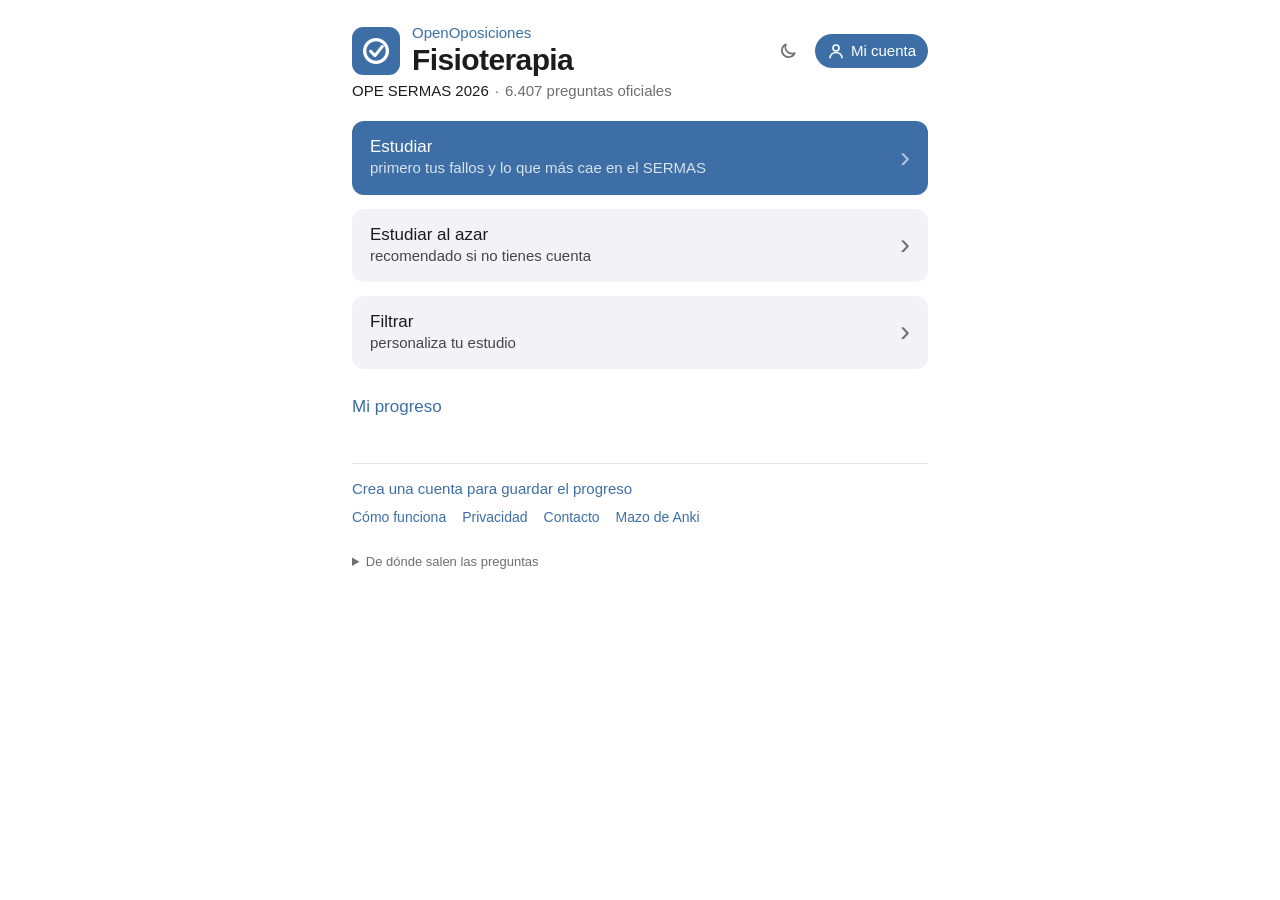
<file: index.html>
<!doctype html>
<html lang="es">
<head>
<meta charset="utf-8">
<meta name="viewport" content="width=device-width, initial-scale=1, viewport-fit=cover">
<meta name="color-scheme" content="light dark">
<meta http-equiv="Content-Security-Policy" content="default-src 'self'; script-src 'self' 'unsafe-inline'; style-src 'self' 'unsafe-inline'; img-src 'self' data: https://openoposiciones.goatcounter.com/count; font-src 'self'; connect-src 'self' https://openoposiciones-sinc.openoposiciones-sinc.workers.dev; manifest-src 'self'; worker-src 'self'; base-uri 'self'; form-action 'none'">
<meta name="referrer" content="no-referrer">
<meta name="theme-color" content="#ffffff" media="(prefers-color-scheme: light)">
<meta name="theme-color" content="#000000" media="(prefers-color-scheme: dark)">
<link rel="manifest" href="manifest.webmanifest">
<link rel="icon" href="iconos/favicon-32.png?v=13abba427c" sizes="32x32">
<link rel="apple-touch-icon" href="iconos/apple-touch-icon.png?v=13abba427c">
<meta name="apple-mobile-web-app-capable" content="yes">
<meta name="mobile-web-app-capable" content="yes">
<meta name="apple-mobile-web-app-title" content="OpenOposiciones">
<meta name="apple-mobile-web-app-status-bar-style" content="default">

<title>OpenOposiciones · Fisioterapia SERMAS 2026</title>
<meta name="description" content="Test gratuito para la OPE de Fisioterapia del SERMAS 2026: más de 6.400 preguntas oficiales de exámenes de 2012 a 2026 con la plantilla de cada tribunal. Sin anuncios; cuenta opcional y sin datos personales.">
<script>try { const t = localStorage.getItem("banco-fisio-ope-v1-tema"); if (t === "dark" || t === "light") document.documentElement.dataset.theme = t; } catch (e) {}</script>
<style>
/* Estilo nativo: la letra del sistema (San Francisco en iPhone, Roboto en Android), blanco y negro y un solo azul suave (el verde, solo para la respuesta correcta). */
:root {
  --papel: #ffffff;       /* fondo */
  --hoja: #ffffff;        /* superficies */
  --relleno: #f2f2f7;     /* botones grises, opciones, campos */
  --relleno-2: #e8e8ed;   /* al pulsar */
  --tinta: #1c1c1e;
  --tinta-2: #6e6e73;
  --linea: #e3e3e8;
  --acento: #3d6fa6;      /* azul suave */
  --sobre-acento: #ffffff;
  --acento-suave: #ebf1f8;
  --ok: #1a8a4a; --ok-suave: #e6f4ec;
  --mal: #d1242f; --mal-suave: #fdecec;
  --aviso: #a05a00;
  --f-texto: -apple-system, BlinkMacSystemFont, "Segoe UI", Roboto, "Helvetica Neue", Arial, sans-serif;
  --f-titulo: var(--f-texto);
  --f-dato: var(--f-texto);
  --radio: 12px;
  color-scheme: light;
}
@media (prefers-color-scheme: dark) {
  :root:not([data-theme="light"]) {
    --papel: #000000; --hoja: #000000; --relleno: #1c1c1e; --relleno-2: #2c2c2e;
    --tinta: #f5f5f7; --tinta-2: #98989f; --linea: #2c2c2e;
    --acento: #8fb3dc; --sobre-acento: #0c1622; --acento-suave: #16212e;
    --ok: #34c46d; --ok-suave: #0f2a1a; --mal: #ff6b6b; --mal-suave: #2e1214; --aviso: #ffb340;
    color-scheme: dark;
  }
}
:root[data-theme="dark"] {
  --papel: #000000; --hoja: #000000; --relleno: #1c1c1e; --relleno-2: #2c2c2e;
  --tinta: #f5f5f7; --tinta-2: #98989f; --linea: #2c2c2e;
  --acento: #8fb3dc; --sobre-acento: #0c1622; --acento-suave: #16212e;
  --ok: #34c46d; --ok-suave: #0f2a1a; --mal: #ff6b6b; --mal-suave: #2e1214; --aviso: #ffb340;
  color-scheme: dark;
}
* { box-sizing: border-box; -webkit-tap-highlight-color: transparent; }
html, body { background: var(--papel); color: var(--tinta); }
body { font: 17px/1.45 var(--f-texto); -webkit-font-smoothing: antialiased; padding-left: max(20px, env(safe-area-inset-left, 0px)); padding-right: max(20px, env(safe-area-inset-right, 0px)); padding-block: 0 40px; }
.envoltura { max-width: 36rem; margin: 0 auto; }
body::before { content: ""; position: fixed; inset: 0 0 auto; height: env(safe-area-inset-top, 0px); z-index: 10; background: var(--papel); }

header.cab { padding-block: 24px 4px; display: grid; gap: 2px; }
h1 { font: 600 clamp(23px, 5.9vw, 30px)/1.15 var(--f-titulo); letter-spacing: -.02em; margin: 0; }
h2 { font: 600 22px/1.2 var(--f-titulo); letter-spacing: -.01em; margin: 0; }
.cifras { display: flex; flex-wrap: wrap; color: var(--tinta-2); font-size: 15px; font-variant-numeric: tabular-nums; }
.cifras span + span::before { content: "·"; margin: 0 6px; }
.cifras b { font-weight: 400; }
.cifras .objetivo { color: var(--tinta); font-weight: 500; }
b, strong { font-weight: 500; }

section.panel { padding-block: 16px; display: grid; gap: 14px; }
.nota { font-size: 15px; color: var(--tinta-2); }
:focus-visible { outline: 2px solid var(--acento); outline-offset: 2px; }
button { font-family: var(--f-texto); }
button:disabled { opacity: .4; cursor: default; }

/* inicio */
.inicio { gap: 10px; padding-block: 12px 16px; }
.estado { margin: 0 0 8px; color: var(--tinta-2); font-size: 15px; }
.estado b { color: var(--tinta); font-weight: 500; }
button.grande { position: relative; display: grid; grid-template-columns: minmax(0, 1fr); gap: 1px; text-align: left; width: 100%; padding: 16px 44px 16px 18px; border: 0; border-radius: 14px; font: 500 20px/1.25 var(--f-texto); cursor: pointer; }
button.grande::after { content: "›"; position: absolute; right: 18px; top: 50%; transform: translateY(-52%); font: 400 30px/1 var(--f-texto); opacity: .6; }
button.grande span { font: 400 15px/1.35 var(--f-texto); opacity: .8; }
.inicio button.grande { padding: 16px 44px 16px 18px; }  /* que no lo pise button.prim / button.sec */
button.grande.prim { background: var(--acento); color: var(--sobre-acento); }
button.grande.sec { background: var(--relleno); color: var(--tinta); }
button.grande.sec:active { background: var(--relleno-2); }
.mas { display: flex; flex-wrap: wrap; gap: 4px 22px; margin: 8px 0 0; }
button.enlace { font: 400 17px var(--f-texto); color: var(--acento); background: none; border: 0; padding: 6px 0; cursor: pointer; }
.volver { justify-self: start; margin-left: -2px; }
/* filtros favoritos */
.favs { display: grid; gap: 8px; }
button.fav { display: grid; grid-template-columns: auto minmax(0, 1fr) auto; gap: 10px; align-items: center; width: 100%; text-align: left; padding: 12px 16px; border: 0; border-radius: 12px; background: var(--relleno); color: var(--tinta); font: 400 16px/1.3 var(--f-texto); cursor: pointer; }
button.fav .estrella { color: var(--acento); }
.aviso-copia { background: var(--relleno); border-radius: var(--radio); padding: 12px 14px; font-size: 15px; line-height: 1.45; }
.aviso-copia a, .aviso-copia-inicio a { color: var(--acento); text-decoration: none; font-weight: 500; }
.aviso-copia-inicio { margin: -4px 0 4px; font-size: 14px; color: var(--tinta-2); }
.aviso-copia:empty, .aviso-copia-inicio:empty, #pie-cuenta:empty { display: none; }
.fav-fila { display: grid; grid-template-columns: minmax(0, 1fr) auto; gap: 6px; }
button.fav-x { min-width: 44px; padding: 0 12px; border: 0; border-radius: 12px; background: var(--relleno); color: var(--tinta-2); font: 400 22px/1 var(--f-texto); cursor: pointer; }
button.fav-x.seguro { background: var(--mal-suave); color: var(--mal); font: 600 15px var(--f-texto); }
button.fav .fav-c { color: var(--tinta-2); font-size: 15px; font-variant-numeric: tabular-nums; }
.lista-favs { display: grid; gap: 2px; }
.fila-fav { display: flex; justify-content: space-between; gap: 12px; align-items: center; border-bottom: 1px solid var(--linea); }
.fila-fav .cargar { text-align: left; color: var(--tinta); }
.fila-fav .quitar { color: var(--mal); flex: none; }

/* botones normales */
.acciones { display: flex; flex-wrap: wrap; gap: 10px; align-items: center; }
button.prim, button.sec { font: 500 17px var(--f-texto); border-radius: var(--radio); padding: 12px 18px; cursor: pointer; border: 0; }
button.prim { background: var(--acento); color: var(--sobre-acento); }
button.sec { background: var(--relleno); color: var(--tinta); }
button.ancho { width: 100%; padding: 15px 18px; }

/* filtros */
.filtros { display: grid; gap: 14px; }
label.campo, div.campo { display: grid; gap: 6px; font-size: 15px; color: var(--tinta-2); }
select, input[type="search"], input[type="number"] { font: 17px var(--f-texto); color: var(--tinta); background: var(--relleno); border: 0; border-radius: 10px; padding: 11px 12px; width: 100%; appearance: none; -webkit-appearance: none; }
select { background-image: linear-gradient(45deg, transparent 50%, var(--tinta-2) 50%), linear-gradient(135deg, var(--tinta-2) 50%, transparent 50%); background-position: calc(100% - 18px) 52%, calc(100% - 13px) 52%; background-size: 5px 5px; background-repeat: no-repeat; padding-right: 34px; }
.dos { display: grid; grid-template-columns: 1fr auto 1fr; gap: 8px; align-items: center; }
.casillas { display: grid; gap: 2px; }
.casillas label { display: flex; gap: 10px; align-items: center; cursor: pointer; padding: 8px 0; color: var(--tinta); }
input[type="checkbox"] { width: 20px; height: 20px; accent-color: var(--acento); margin: 0; }

/* la pregunta */
article.preg { display: grid; gap: 14px; }
.preg-cab { display: flex; gap: 6px; font-size: 14px; color: var(--tinta-2); flex-wrap: wrap; }
.preg-cab span + span::before { content: "·"; margin-right: 6px; }
.chip { font: inherit; }
details.caso { background: var(--relleno); border-radius: var(--radio); padding: 12px 14px; font-size: 16px; }
details.caso summary { cursor: pointer; font-weight: 500; color: var(--tinta); }
.enun { font-weight: 500; font-size: 19px; line-height: 1.4; }
ol.ops { list-style: none; margin: 0; padding: 0; display: grid; gap: 8px; }
ol.ops button { width: 100%; text-align: left; display: grid; grid-template-columns: 1.6rem 1fr; gap: 6px; font: 17px/1.4 var(--f-texto); color: var(--tinta); background: var(--relleno); border: 2px solid transparent; border-radius: var(--radio); padding: 12px 14px; cursor: pointer; }
ol.ops button .l { font-weight: 500; color: var(--tinta-2); }
ol.ops button:active:not(:disabled) { background: var(--relleno-2); }
ol.ops button.elegida { border-color: var(--acento); background: var(--acento-suave); }
ol.ops button.ok { border-color: var(--ok); background: var(--ok-suave); }
ol.ops button.ok .l { color: var(--ok); }
ol.ops button.mal { border-color: var(--mal); background: var(--mal-suave); }
ol.ops button.mal .l { color: var(--mal); }
ol.ops button:disabled { cursor: default; opacity: 1; }
.veredicto { font-weight: 500; font-size: 17px; }
.veredicto.ok { color: var(--ok); } .veredicto.mal { color: var(--mal); } .veredicto.blanco { color: var(--aviso); }
.fuentes { font-size: 14px; color: var(--tinta-2); }
.barra { display: flex; justify-content: space-between; align-items: center; gap: 10px; flex-wrap: wrap; }
.progreso { height: 3px; background: var(--relleno); border-radius: 2px; overflow: hidden; }
.progreso i { display: block; height: 100%; background: var(--acento); }

/* resultados y progreso */
.resumen { display: grid; grid-template-columns: repeat(auto-fit, minmax(8rem, 1fr)); gap: 8px; }
.dato { background: var(--relleno); border-radius: var(--radio); padding: 12px 14px; display: grid; gap: 2px; }
.dato .v { font: 500 24px/1.1 var(--f-texto); font-variant-numeric: tabular-nums; }
.dato .k { font-size: 14px; color: var(--tinta-2); }
table.temas { width: 100%; border-collapse: collapse; font-size: 15px; margin-top: 8px; }
table.temas th, table.temas td { text-align: left; padding: 9px 4px; border-bottom: 1px solid var(--linea); }
table.temas th { font-weight: 400; color: var(--tinta-2); font-size: 14px; }
table.temas td.n { font-variant-numeric: tabular-nums; text-align: right; white-space: nowrap; }
.mini { display: inline-block; width: 4.5rem; height: 4px; background: var(--relleno); border-radius: 2px; overflow: hidden; vertical-align: middle; margin-left: 8px; }
.mini i { display: block; height: 100%; background: var(--acento); }
.tabla-env { overflow-x: auto; }
.vacio { padding: 18px; text-align: center; color: var(--tinta-2); background: var(--relleno); border-radius: var(--radio); }

/* cabecera: título a la izquierda; modo oscuro y cuenta a la derecha */
header.cab { grid-template-columns: minmax(0, 1fr) auto; align-items: center; column-gap: 10px; }
header.cab > h1 { grid-column: 1; grid-row: 1; }
header.cab .cifras { grid-column: 1 / -1; }
.cab-botones { grid-column: 2; grid-row: 1; display: flex; gap: 10px; align-items: center; }
.boton-tema { flex: none; width: 34px; height: 34px; border-radius: 999px; border: 0; padding: 0; display: grid; place-items: center; background: none; color: var(--tinta-2); cursor: pointer; }
.boton-tema:hover { background: var(--relleno); }
.boton-cuenta { display: inline-flex; align-items: center; gap: 6px; max-width: 9.5rem; padding: 8px 12px; border-radius: 999px; font: 500 15px var(--f-texto); text-decoration: none; background: var(--acento); color: var(--sobre-acento); white-space: nowrap; }
.boton-cuenta span { overflow: hidden; text-overflow: ellipsis; }
.boton-cuenta svg { flex: none; }
.boton-cuenta.con-sesion { padding: 9px; background: var(--acento-suave); color: var(--acento); }
.boton-cuenta.con-sesion span { display: none; }  /* con cuenta: solo el icono */
@media (max-width: 380px) { h1 { font-size: 26px; } .boton-cuenta { padding: 9px; } .boton-cuenta span { display: none; } }

/* cuenta */
[hidden] { display: none !important; }
input[type="text"], input[type="password"] { font: 17px var(--f-texto); color: var(--tinta); background: var(--relleno); border: 0; border-radius: 10px; padding: 11px 12px; width: 100%; appearance: none; -webkit-appearance: none; }
form.bloque { margin: 0; }
.ayuda { font-size: 13px; color: var(--tinta-2); }
.error { color: var(--mal); font-size: 15px; min-height: 1.2em; margin: 0; }
.error:empty { min-height: 0; }
.exito { color: var(--ok); font-size: 15px; margin: 0; }
.pestanas { display: grid; grid-template-columns: 1fr 1fr; gap: 4px; background: var(--relleno); border-radius: 12px; padding: 4px; }
.pestanas button { font: 500 16px var(--f-texto); border: 0; border-radius: 9px; padding: 10px; background: none; color: var(--tinta-2); cursor: pointer; }
.pestanas button[aria-selected="true"] { background: var(--hoja); color: var(--tinta); box-shadow: 0 1px 3px rgba(0,0,0,.12); }
.codigo { font: 500 22px/1.4 ui-monospace, SFMono-Regular, Menlo, Consolas, monospace; letter-spacing: .04em; text-align: center; background: var(--acento-suave); color: var(--tinta); border-radius: var(--radio); padding: 16px 12px; word-break: break-word; user-select: all; }
.estado-cuenta { display: grid; gap: 4px; background: var(--relleno); border-radius: var(--radio); padding: 14px 16px; }
.estado-cuenta .s { font-size: 15px; color: var(--tinta-2); }
.estado-cuenta .s.mal, .aviso-copia-inicio.mal { color: var(--aviso); }
.marca-ok { color: var(--ok); }
.bloque { display: grid; gap: 10px; }
.bloque h3 { font: 500 14px var(--f-texto); color: var(--tinta-2); text-transform: uppercase; letter-spacing: .04em; margin: 8px 0 0; }
.lista-acciones { display: grid; gap: 8px; }
button.peligro { background: var(--mal-suave); color: var(--mal); }
.letra-peq { font-size: 14px; color: var(--tinta-2); margin: 0; }
.letra-peq a { color: var(--acento); text-decoration: none; }

/* plegables y pie */
details > summary { cursor: pointer; color: var(--tinta-2); font-size: 15px; padding: 4px 0; }
details.fuentes summary { font-size: 14px; }
footer { margin-top: 24px; padding-top: 14px; border-top: 1px solid var(--linea); font-size: 13px; line-height: 1.5; color: var(--tinta-2); display: grid; gap: 6px; }
footer b { font-weight: 500; }
footer details summary { font-size: 13px; }
footer details.mas-info { margin-top: 14px; }
#pie-cuenta a { color: var(--acento); font-size: 15px; font-weight: 500; text-decoration: none; }
footer details p { margin: 6px 0 0; }
@media (prefers-reduced-motion: no-preference) { ol.ops button, button.grande, .progreso i { transition: background-color .15s, border-color .15s, width .25s; } }

/* --- web (OpenOposiciones) --- */
:root { padding-top: env(safe-area-inset-top, 0px); padding-bottom: env(safe-area-inset-bottom, 0px); }
body { margin: 0; }
img { max-width: 100%; }
[hidden] { display: none !important; }
.marca { margin: 0; font: 500 15px var(--f-texto); color: var(--acento); }
/* logo + título: vuelven al inicio */
.ir-inicio { grid-column: 1; grid-row: 1; min-width: 0; display: inline-grid; grid-template-columns: 48px minmax(0, 1fr); gap: 12px; align-items: center; justify-self: start; color: inherit; text-decoration: none; }
.ir-inicio .titulos { display: grid; gap: 2px; min-width: 0; }
.logo { width: 48px; height: 48px; border-radius: 11px; display: block; }
@media (max-width: 440px) { .ir-inicio { grid-template-columns: 44px minmax(0, 1fr); gap: 10px; } .logo { width: 44px; height: 44px; border-radius: 10px; } }
@media (max-width: 380px) { .ir-inicio { grid-template-columns: 40px minmax(0, 1fr); } .logo { width: 40px; height: 40px; border-radius: 9px; } }
footer a { color: var(--acento); text-decoration: none; }
footer .enlaces { display: flex; flex-wrap: wrap; gap: 4px 16px; font-size: 14px; }
/* tarjeta de instalar: en el inicio, hasta que se instala */
.instalar { display: grid; grid-template-columns: 48px 1fr; gap: 4px 14px; align-items: center; margin-top: 4px; padding: 14px 16px; border-radius: 14px; background: var(--acento-suave); }
.instalar img { width: 48px; height: 48px; border-radius: 11px; grid-row: span 2; }
.instalar b { font-size: 17px; font-weight: 500; color: var(--tinta); }
.instalar span { font-size: 15px; line-height: 1.4; color: var(--tinta-2); }
.instalar a.boton { grid-column: 1 / -1; margin-top: 8px; text-align: center; text-decoration: none; font: 500 17px var(--f-texto); color: var(--sobre-acento); background: var(--acento); border-radius: 12px; padding: 12px 16px; }
.instalar button { grid-column: 1 / -1; margin-top: 8px; font: 500 17px var(--f-texto); color: var(--sobre-acento); background: var(--acento); border: 0; border-radius: 12px; padding: 12px 16px; cursor: pointer; }
</style>
</head>
<body>

<div class="envoltura">
  <header class="cab">
    <div class="cab-botones"><button type="button" class="boton-tema" id="boton-tema"></button><a href="#cuenta" class="boton-cuenta" id="boton-cuenta" hidden></a></div>
    <a href="./" class="ir-inicio" id="ir-inicio" aria-label="Ir al inicio"><img src="iconos/icono-192.png?v=13abba427c" alt="" class="logo" width="48" height="48"><div class="titulos"><p class="marca">OpenOposiciones</p>
    <h1>Fisioterapia</h1></div></a>
    <div class="cifras" id="cifras"></div>
  </header>

  <main id="vista"></main>
  <section class="instalar" id="instalar" hidden aria-label="Instalar la app">
    <img src="iconos/icono-192.png?v=13abba427c" alt="">
    <b>Instálala en tu móvil</b>
    <span id="i-ios">Pulsa Compartir y luego «Añadir a pantalla de inicio». Ábrela siempre desde el icono para no perder tu progreso.</span>
    <span id="i-android">Menú ⋮ del navegador → «Instalar app» o «Añadir a pantalla de inicio». Funciona sin conexión.</span>
    <span id="i-pc">Tenla como una app más en este ordenador. Funciona sin conexión.</span>
    <span id="i-dentro" hidden></span>
    <button type="button" id="i-boton" hidden>Instalar</button>
    <a id="i-abrir" class="boton" hidden>Abrir en Chrome</a>
  </section>
  

  <footer>
    <div id="pie-cuenta"></div>
    <div class="enlaces"><a href="como-funciona.html">Cómo funciona</a><a href="privacidad.html">Privacidad</a><a href="como-funciona.html#contacto">Contacto</a><a href="fisioterapia-ope-preguntas.apkg">Mazo de Anki</a></div>
    <details class="mas-info"><summary>De dónde salen las preguntas</summary>
      <p>Cuadernillos y plantillas publicados por cada administración (servicios de salud, consejerías y otras administraciones). Cada pregunta indica de qué examen sale. Respuesta según la plantilla definitiva cuando existe; si el tribunal solo publicó la provisional, se usa esa sin las anuladas que constan.</p>
      <p>Página independiente, sin relación con ninguna administración. Las leyes y la evidencia cambian: ante una duda, manda la fuente actual.</p>
      <p id="generado"></p>
    </details>
  </footer>
</div>

<script src="banco.js?v=13abba427c"></script>
<script>
(() => {
  const B = window.BANCO;
  const L = "ABCDE";
  const $ = (s, r = document) => r.querySelector(s);
  const esc = s => String(s).replace(/[&<>"]/g, c => ({ "&": "&amp;", "<": "&lt;", ">": "&gt;", '"': "&quot;" }[c]));
  const Q = B.q.map(r => ({ id: r[0], en: r[1], op: r[2], c: r[3], caso: r[4] >= 0 ? B.casos[r[4]] : "", tema: r[5], gen: r[6] === 1, f: r[7], rel: r[8] || 0 }));
  const EX = B.ex.map(e => ({ serv: e[0], fecha: e[1], turno: e[2], id: e[3], anio: (String(e[1]).match(/\d{4}/) || [""])[0] }));

  // organismo corto para el filtro
  const org = e => {
    const s = e.serv;
    const m = s.match(/^(.*?)\s·\s(.*)$/);
    const base = m ? m[1] : s;
    if (/SERMAS|Comunidad de Madrid/.test(s)) return "Madrid";
    if (/Andaluc|SAS/.test(s)) return "Andalucía";
    if (/Castilla y León|SACYL|Castilla y Le/.test(s) && !/Mancha/.test(s)) return "Castilla y León";
    if (/Mancha|SESCAM|JCCM/.test(s)) return "Castilla-La Mancha";
    if (/Extremadura|SES/.test(s)) return "Extremadura";
    if (/Murcia|SMS|CARM/.test(s)) return "Murcia";
    return base.replace(/\s*\(.*\)/, "");
  };
  EX.forEach(e => e.org = org(e));
  const ORGS = [...new Set(EX.map(e => e.org))].sort((a, b) => a.localeCompare(b, "es"));
  const ANIOS = [...new Set(EX.map(e => e.anio).filter(Boolean))].sort();

  // ---------- almacenamiento local (en este navegador; con cuenta, además, cifrado en el servidor) ----------
  // Servidor de la cuenta opcional (sinc/worker.js). Vacío = sin cuentas: la app solo guarda en el navegador.
  // scripts/web.py pone aquí la dirección publicada.
  const SINC = "https://openoposiciones-sinc.openoposiciones-sinc.workers.dev";
  const CLAVE = "banco-fisio-ope-v1";
  let est = { q: {}, sims: [], n: 0, reinicio: 0 };   // reinicio: cuándo se pulsó «Borrar mi progreso» (para los demás dispositivos)
  try { est = Object.assign(est, JSON.parse(localStorage.getItem(CLAVE) || "{}")); } catch (e) {}
  const guardar = () => { try { localStorage.setItem(CLAVE, JSON.stringify(est)); } catch (e) {} sinc.marcar(); };
  // Repaso espaciado por días (como Anki, simplificado). Cada pregunta vista guarda:
  // [vistas, aciertos, fallos seguidos, nº de respuesta de la última vez, día en que toca repasarla, intervalo en días, nº de respuesta a partir de la que vuelve un fallo]
  // Fallo: vuelve a las ~10 preguntas; al acertarla, mañana. Acierto: 3 días la primera vez y después 7, 30, 90, 180… días.
  const HOY = () => Math.floor((Date.now() - new Date().getTimezoneOffset() * 60000) / 86400000);
  const ESCALERA = [1, 3, 7, 30, 90, 180];
  Object.values(est.q).forEach(r => { if (r.length < 7) { const f = r[2] > 0; r[3] = r[3] || 0; r[4] = HOY() + (f ? 0 : 3); r[5] = f ? 0 : 3; r[6] = 0; } }); // progreso de antes
  const anotar = (id, ok) => {
    const nueva = !est.q[id];
    const r = est.q[id] || (est.q[id] = [0, 0, 0, 0, 0, 0, 0]);
    est.n = (est.n || 0) + 1;
    r[0]++;
    if (ok) {
      r[1]++;
      const deFallo = r[2] > 0, antes = r[5] || 0;
      r[2] = 0;
      r[5] = deFallo ? 1 : nueva ? 3 : (ESCALERA.find(d => d > antes) || antes * 2);
      r[4] = HOY() + r[5];
    } else {
      r[2]++; r[5] = 0; r[4] = HOY() + 1; r[6] = est.n + 10;
    }
    r[3] = est.n;
    guardar();
  };
  const fallada = id => est.q[id] && est.q[id][2] > 0;
  // le toca hoy: un fallo que ya puede volver o un repaso con fecha de hoy o anterior
  const toca = id => { const r = est.q[id]; return !!r && (r[2] > 0 ? (est.n || 0) >= (r[6] || 0) : r[4] <= HOY()); };

  // ---------- utilidades ----------
  const fuenteTxt = q => q.f.map(([i, n]) => { const e = EX[i]; return `${esc(e.serv)} · ${esc(e.fecha)}${e.turno && e.turno !== "-" ? " · " + esc(e.turno) : ""} · pregunta ${n}`; }).join("<br>");
  const barajar = a => { a = a.slice(); for (let i = a.length - 1; i > 0; i--) { const j = Math.floor(Math.random() * (i + 1)); [a[i], a[j]] = [a[j], a[i]]; } return a; };
  const azar = a => a[Math.floor(Math.random() * a.length)];
  const norm = s => s.normalize("NFD").replace(/[̀-ͯ]/g, "").toLowerCase();
  const num = n => String(n).replace(/\B(?=(\d{3})+(?!\d))/g, ".");  // 6.410 (toLocaleString no agrupa los miles con 4 cifras)

  $("#cifras").innerHTML = `<span class="objetivo">OPE SERMAS 2026</span><span>${num(Q.length)} preguntas oficiales</span>`;
  $("#generado").textContent = `Banco generado el ${new Date(B.generado).toLocaleDateString("es", { day: "numeric", month: "long", year: "numeric" })}.`;

  // ---------- filtros: solo para estudiar desde «Filtrar» o desde un favorito (Estudiar y al azar usan todo el banco) ----------
  const SIN_FILTRO = { tema: "", org: "", desde: ANIOS[0], hasta: ANIOS[ANIOS.length - 1], texto: "", nuevas: false, fallos: false, general: true };
  let filtro = { ...SIN_FILTRO };   // el que se está editando en «Filtrar» (se recuerda)
  try { Object.assign(filtro, JSON.parse(localStorage.getItem(CLAVE + "-f") || "{}")); } catch (e) {}
  let filtroT = +(localStorage.getItem(CLAVE + "-ft") || 0);   // cuándo cambió el filtro (al mezclar dispositivos gana el último)
  const guardarFiltro = () => { filtroT = Date.now(); try { localStorage.setItem(CLAVE + "-f", JSON.stringify(filtro)); localStorage.setItem(CLAVE + "-ft", filtroT); } catch (e) {} sinc.marcar(); };
  let favs = [];                    // filtros favoritos: [{...filtro}]
  try { favs = JSON.parse(localStorage.getItem(CLAVE + "-fav") || "[]"); } catch (e) {}
  const guardarFavs = () => { try { localStorage.setItem(CLAVE + "-fav", JSON.stringify(favs)); } catch (e) {} sinc.marcar(); };
  const mismo = (a, b) => Object.keys(SIN_FILTRO).every(k => String(a[k]).trim() === String(b[k]).trim());
  const filtrar = (f = filtro) => {
    const t = norm(f.texto.trim());
    return Q.filter(q => {
      if (f.tema && q.tema !== f.tema) return false;
      if (!f.general && q.gen) return false;
      if (f.nuevas && est.q[q.id]) return false;
      if (f.fallos && !fallada(q.id)) return false;
      const exs = q.f.map(([i]) => EX[i]);
      if (f.org && !exs.some(e => e.org === f.org)) return false;
      if (!exs.some(e => !e.anio || (e.anio >= f.desde && e.anio <= f.hasta))) return false;
      if (t && !norm(q.en + " " + q.op.join(" ") + " " + q.caso).includes(t)) return false;
      return true;
    });
  };
  const activos = (f = filtro) => {
    const a = [];
    if (f.tema) a.push(B.temas[f.tema] || f.tema);
    if (f.org) a.push(f.org);
    if (f.desde !== SIN_FILTRO.desde || f.hasta !== SIN_FILTRO.hasta) a.push(f.desde === f.hasta ? f.desde : `${f.desde}–${f.hasta}`);
    if (f.texto.trim()) a.push(`«${f.texto.trim()}»`);
    if (f.nuevas) a.push("solo nuevas");
    if (f.fallos) a.push("solo mis fallos");
    if (!f.general) a.push("sin parte general");
    return a;
  };
  const opciones = (vals, sel, todos) => (todos ? `<option value="">${todos}</option>` : "") + vals.map(([v, t]) => `<option value="${esc(v)}"${v === sel ? " selected" : ""}>${esc(t)}</option>`).join("");

  // ---------- tarjeta de pregunta ----------
  function tarjeta(q, cab, extra = "") {
    return `<article class="preg" aria-live="polite">
      <div class="preg-cab"><span>${cab}</span><span class="chip">${esc(B.temas[q.tema] || "Otros")}</span></div>
      ${q.caso ? `<details class="caso" open><summary>Caso práctico</summary>${esc(q.caso)}</details>` : ""}
      <div class="enun">${esc(q.en)}</div>
      <ol class="ops">${q.op.map((o, k) => `<li><button type="button" data-k="${k}"><span class="l">${L[k]})</span><span>${esc(o)}</span></button></li>`).join("")}</ol>
      ${extra}
    </article>`;
  }

  const vista = $("#vista");
  let limpiar = () => {};
  const pantalla = html => { limpiar(); limpiar = () => {}; vista.innerHTML = html; window.scrollTo(0, 0); };
  const volver = `<button type="button" class="enlace volver" id="volver">← Inicio</button>`;
  const enlazarVolver = () => $("#volver") && $("#volver").addEventListener("click", inicio);

  // ---------- inicio: Estudiar y Filtrar ----------
  function inicio() {
    const vistas = Object.keys(est.q).length;
    let ac = 0, tot = 0; Object.values(est.q).forEach(r => { ac += r[1]; tot += r[0]; });
    const nt = Q.filter(q => toca(q.id)).length;
    pantalla(`<section class="panel inicio">
      <p class="estado"${vistas ? "" : " hidden"}>${vistas
        ? `Llevas <b>${num(vistas)}</b> preguntas · <b>${Math.round(100 * ac / tot)} %</b> de aciertos${nt ? ` · <b>${num(nt)}</b> para repasar hoy` : ""}`
        : ""}</p>
      ${avisoInicio(vistas)}
      <button type="button" class="grande prim" id="estudiar">Estudiar<span>${nt ? `tus ${num(nt)} repasos de hoy y preguntas nuevas` : "primero tus fallos y lo que más cae en el SERMAS"}</span></button>
      <button type="button" class="grande sec" id="ir-azar">Estudiar al azar<span>${SINC && !sinc.ses ? "recomendado si no tienes cuenta" : "preguntas de todo el banco, sin orden"}</span></button>
      <button type="button" class="grande sec" id="filtrar">Filtrar<span>personaliza tu estudio</span></button>
      ${favs.length ? `<div class="favs" aria-label="Filtros favoritos">${favs.map((f, i) => { const m = filtrar(f).length;
        return `<div class="fav-fila"><button type="button" class="fav" data-i="${i}"${m ? "" : " disabled"}><span class="estrella" aria-hidden="true">★</span><span class="fav-n">${esc(activos(f).join(" · "))}</span><span class="fav-c">${num(m)}</span></button><button type="button" class="fav-x" data-i="${i}" aria-label="Quitar de favoritos">×</button></div>`; }).join("")}</div>` : ""}
      <p class="mas"><button type="button" class="enlace" id="ir-prog">Mi progreso</button></p>
    </section>`);
    $("#estudiar").addEventListener("click", () => estudiar());
    $("#ir-azar").addEventListener("click", () => estudiar(true));
    $("#filtrar").addEventListener("click", filtrarVista);
    vista.querySelectorAll(".fav").forEach(b => b.addEventListener("click", () => estudiar(false, favs[+b.dataset.i])));
    // quitar un favorito: primer toque pregunta («Quitar»), el segundo lo quita
    vista.querySelectorAll(".fav-x").forEach(b => b.addEventListener("click", () => {
      if (!b.dataset.seguro) { b.dataset.seguro = "1"; b.textContent = "Quitar"; b.classList.add("seguro"); return; }
      favs.splice(+b.dataset.i, 1); guardarFavs(); inicio();
    }));
    $("#ir-prog").addEventListener("click", progreso);
  }

  // ---------- filtrar ----------
  function filtrarVista() {
    pantalla(`<section class="panel">
      ${volver}
      <h2>Filtrar</h2>
      <div class="filtros">
        <label class="campo" for="f-tema">Tema<select id="f-tema">${opciones(Object.entries(B.temas), filtro.tema, "Todos")}</select></label>
        <label class="campo" for="f-org">Convocatoria<select id="f-org">${opciones(ORGS.map(o => [o, o]), filtro.org, "Todas")}</select></label>
        <div class="campo">Años<div class="dos"><select id="f-desde" aria-label="Desde">${opciones(ANIOS.map(a => [a, a]), filtro.desde)}</select><span>a</span><select id="f-hasta" aria-label="Hasta">${opciones(ANIOS.map(a => [a, a]), filtro.hasta)}</select></div></div>
        <label class="campo" for="f-texto">Palabra<input type="search" id="f-texto" placeholder="Kabat, escoliosis, TENS…" value="${esc(filtro.texto)}"></label>
      </div>
      <div class="casillas">
        <label><input type="checkbox" id="f-nuevas"${filtro.nuevas ? " checked" : ""}> Solo nuevas</label>
        <label><input type="checkbox" id="f-fallos"${filtro.fallos ? " checked" : ""}> Solo mis fallos</label>
        <label><input type="checkbox" id="f-general"${filtro.general ? " checked" : ""}> Parte general (Madrid)</label>
      </div>
      <button class="prim ancho" id="f-ir" type="button"></button>
      <div class="acciones"><button class="sec" id="f-fav" type="button"></button><button class="sec" id="f-quitar" type="button">Quitar filtros</button></div>
      ${favs.length ? `<div class="campo">Tus favoritos<div class="lista-favs">${favs.map((f, i) => `<div class="fila-fav"><button type="button" class="enlace cargar" data-i="${i}">★ ${esc(activos(f).join(" · "))}</button><button type="button" class="enlace quitar" data-i="${i}" aria-label="Quitar de favoritos">Quitar</button></div>`).join("")}</div></div>` : ""}
    </section>`);
    enlazarVolver();
    const act = () => {
      const m = filtrar().length, hay = activos().length, i = favs.findIndex(f => mismo(f, filtro));
      $("#f-ir").textContent = m ? `Estudiar ${num(m)} preguntas` : "Ninguna pregunta: quita algún filtro";
      $("#f-ir").disabled = !m;
      $("#f-quitar").hidden = !hay;
      $("#f-fav").hidden = !hay;
      $("#f-fav").textContent = i >= 0 ? "★ En favoritos" : "☆ Guardar en favoritos";
    };
    $("#f-fav").addEventListener("click", () => {
      const i = favs.findIndex(f => mismo(f, filtro));
      if (i >= 0) favs.splice(i, 1); else favs.push({ ...filtro });
      guardarFavs(); filtrarVista();
    });
    vista.querySelectorAll(".cargar").forEach(b => b.addEventListener("click", () => { filtro = { ...SIN_FILTRO, ...favs[+b.dataset.i] }; guardarFiltro(); filtrarVista(); }));
    vista.querySelectorAll(".quitar").forEach(b => b.addEventListener("click", () => { favs.splice(+b.dataset.i, 1); guardarFavs(); filtrarVista(); }));
    const leer = () => {
      filtro.tema = $("#f-tema").value; filtro.org = $("#f-org").value; filtro.desde = $("#f-desde").value; filtro.hasta = $("#f-hasta").value;
      if (filtro.desde > filtro.hasta) { filtro.hasta = filtro.desde; $("#f-hasta").value = filtro.hasta; }
      filtro.texto = $("#f-texto").value; filtro.nuevas = $("#f-nuevas").checked; filtro.fallos = $("#f-fallos").checked; filtro.general = $("#f-general").checked;
      guardarFiltro(); act();
    };
    ["#f-tema", "#f-org", "#f-desde", "#f-hasta", "#f-nuevas", "#f-fallos", "#f-general"].forEach(s => $(s).addEventListener("change", leer));
    $("#f-texto").addEventListener("input", leer);
    $("#f-ir").addEventListener("click", () => estudiar(false, { ...filtro }));
    $("#f-quitar").addEventListener("click", () => { filtro = { ...SIN_FILTRO }; guardarFiltro(); filtrarVista(); });
    act();
  }

  // ---------- estudiar: preguntas sin fin ----------
  // Orden: 1) fallos que ya pueden volver (a las ~10 preguntas); 2) repasos de hoy, mezclados con nuevas (2 de cada 3, repaso);
  // 3) nuevas, de más a menos relevantes; 4) sin nada pendiente, las que peor llevas.
  // alAzar: las nuevas y los repasos salen al azar, sin el orden de relevancia.
  // f: filtro de la sesión (desde «Filtrar» o un favorito); sin él, todo el banco.
  function estudiar(alAzar = false, f = SIN_FILTRO) {
    const pool = barajar(filtrar(f)).sort((a, b) => b.rel - a.rel);
    if (!pool.length) return inicio();
    const recientes = [];
    let hechas = 0, aciertos = 0;
    const siguiente = () => {
      const hoy = HOY(), n = est.n || 0;
      const R = q => est.q[q.id];
      const libre = q => !recientes.includes(q.id);
      const nuevaSig = () => { const c = pool.filter(q => !R(q) && libre(q)); return !c.length ? null : alAzar ? azar(c) : c[0]; };
      if (f.nuevas) return nuevaSig();
      const fallos = pool.filter(q => R(q) && R(q)[2] > 0);
      const listos = fallos.filter(q => libre(q) && n >= (R(q)[6] || 0));
      if (listos.length) return listos.sort((a, b) => R(a)[6] - R(b)[6])[0];
      if (f.fallos) { const l = fallos.filter(libre); return fallos.length ? azar(l.length ? l : fallos) : null; }
      const repasos = pool.filter(q => libre(q) && R(q) && R(q)[2] === 0 && R(q)[4] <= hoy);
      const nueva = nuevaSig();
      if (repasos.length && (!nueva || Math.random() < 2 / 3)) return alAzar ? azar(repasos) : repasos.sort((a, b) => R(a)[4] - R(b)[4] || b.rel - a.rel)[0];
      if (nueva) return nueva;
      const resto = pool.filter(libre);
      if (!resto.length) return azar(pool);
      const acierto = q => { const r = R(q); return r ? r[1] / r[0] : 0; };
      return azar(barajar(resto).sort((a, b) => acierto(a) - acierto(b)).slice(0, 40));
    };
    const final = () => {
      pantalla(`<section class="panel">
        <h2>${hechas ? "Buen trabajo" : "Sin respuestas"}</h2>
        ${hechas ? `<div class="resumen"><div class="dato"><span class="v">${aciertos}/${hechas}</span><span class="k">aciertos</span></div><div class="dato"><span class="v">${Math.round(100 * aciertos / hechas)} %</span><span class="k">en esta sesión</span></div></div>` : ""}
        ${f.nuevas || f.fallos ? `<p class="nota">${f.fallos ? "Ya no te quedan fallos con estos filtros." : "Ya has visto todas las preguntas con estos filtros."}</p>` : ""}
        <div class="acciones"><button class="prim" id="otra" type="button">Inicio</button></div></section>`);
      $("#otra").addEventListener("click", inicio);
    };
    const pintar = () => {
      const q = siguiente();
      if (!q) return final();
      recientes.push(q.id); if (recientes.length > 8) recientes.shift();
      const r = est.q[q.id];
      const marca = !r ? "Nueva" : r[2] > 0 ? "La fallaste" : r[4] <= HOY() ? "Repaso" : "Repaso adelantado";
      pantalla(`<section class="panel">
        <div class="barra"><button type="button" class="enlace" id="terminar">← Terminar</button><span class="nota">${hechas ? `${aciertos} de ${hechas} bien` : ""}</span></div>
        ${tarjeta(q, marca, `<div id="tras" hidden></div>`)}
        <button class="prim ancho" id="sig" type="button" hidden>Siguiente</button>
      </section>`);
      const btns = [...vista.querySelectorAll("ol.ops button")];
      const responder = k => {
        if (btns[0].disabled) return;
        const ok = k === q.c;
        btns.forEach((b, j) => { b.disabled = true; if (j === q.c) b.classList.add("ok"); else if (j === k) b.classList.add("mal"); });
        hechas++; if (ok) aciertos++;
        anotar(q.id, ok);
        const t = $("#tras"); t.hidden = false;
        t.innerHTML = `<div class="veredicto ${ok ? "ok" : "mal"}">${ok ? "Correcta" : `Incorrecta · es la ${L[q.c]}`}</div><details class="fuentes"><summary>Examen</summary>${fuenteTxt(q)}</details>`;
        $("#sig").hidden = false; $("#sig").focus({ preventScroll: true });
      };
      btns.forEach(b => b.addEventListener("click", () => responder(+b.dataset.k)));
      $("#sig").addEventListener("click", pintar);
      $("#terminar").addEventListener("click", final);
      const tecla = ev => {
        if (ev.target.matches("input, select, textarea")) return;
        const k = "abcde".indexOf(ev.key.toLowerCase());
        if (k >= 0 && k < q.op.length) responder(k);
        else if (ev.key === "Enter" && !$("#sig").hidden) { ev.preventDefault(); pintar(); }
      };
      document.addEventListener("keydown", tecla);
      limpiar = () => document.removeEventListener("keydown", tecla);
    };
    pintar();
  }

  // ---------- progreso ----------
  function progreso() {
    const vistas = Object.keys(est.q).length;
    let ac = 0, tot = 0; Object.values(est.q).forEach(r => { ac += r[1]; tot += r[0]; });
    const porTema = {};
    Q.forEach(q => { const t = porTema[q.tema] || (porTema[q.tema] = [0, 0, 0, 0]); t[0]++; const r = est.q[q.id]; if (r) { t[1]++; t[2] += r[1]; t[3] += r[0]; } });
    const fallos = Q.filter(q => toca(q.id)).length;
    pantalla(`<section class="panel">
      ${volver}
      <h2>Mi progreso</h2>
      <div class="resumen">
        <div class="dato"><span class="v">${num(vistas)}</span><span class="k">vistas de ${num(Q.length)}</span></div>
        <div class="dato"><span class="v">${tot ? Math.round(100 * ac / tot) : 0} %</span><span class="k">aciertos</span></div>
        <div class="dato"><span class="v">${num(fallos)}</span><span class="k">para repasar hoy</span></div>
      </div>
      <details><summary>Por temas</summary><div class="tabla-env"><table class="temas"><thead><tr><th>Tema</th><th class="n">Vistas</th><th class="n">Aciertos</th></tr></thead><tbody>
      ${Object.entries(porTema).sort((x, y) => y[1][0] - x[1][0]).map(([t, v]) => `<tr><td>${esc(B.temas[t] || t)}</td><td class="n">${v[1]}/${v[0]}<span class="mini" aria-hidden="true"><i style="width:${100 * v[1] / v[0]}%"></i></span></td><td class="n">${v[3] ? Math.round(100 * v[2] / v[3]) + " %" : "–"}</td></tr>`).join("")}
      </tbody></table></div></details>
      ${avisoProgreso()}
      <div class="acciones"><button class="sec" id="borrar" type="button">Borrar mi progreso</button><span class="nota" id="borrar-nota"></span></div>
    </section>`);
    enlazarVolver();
    $("#borrar").addEventListener("click", ev => {
      const b = ev.currentTarget;
      if (!b.dataset.seguro) { b.dataset.seguro = "1"; b.textContent = "Sí, borrar todo"; $("#borrar-nota").textContent = "Pulsa otra vez para confirmar."; return; }
      est = { q: {}, sims: [], n: 0, reinicio: Date.now() }; guardar(); progreso();
    });
  }

  // ---------- cuenta opcional: el progreso guardado y en varios dispositivos ----------
  // Sin email ni datos personales: un usuario inventado y una contraseña. El progreso se cifra AQUÍ con una
  // clave aleatoria K, y K viaja cifrada dos veces: con la contraseña y con el código de recuperación.
  // Al servidor (sinc/worker.js) solo llegan datos ilegibles. Detalles: docs/plan-sincronizacion.md.
  const TXT = new TextEncoder();
  const b64 = u8 => { let s = ""; for (let i = 0; i < u8.length; i += 0x8000) s += String.fromCharCode.apply(null, u8.subarray(i, i + 0x8000)); return btoa(s).replace(/\+/g, "-").replace(/\//g, "_").replace(/=+$/, ""); };
  const deB64 = s => { const t = atob(s.replace(/-/g, "+").replace(/_/g, "/")); const u = new Uint8Array(t.length); for (let i = 0; i < t.length; i++) u[i] = t.charCodeAt(i); return u; };
  const hexDe = u8 => Array.from(u8, b => b.toString(16).padStart(2, "0")).join("");
  const azarBytes = n => crypto.getRandomValues(new Uint8Array(n));
  const sha = async texto => hexDe(new Uint8Array(await crypto.subtle.digest("SHA-256", TXT.encode(texto))));
  const idDe = usuario => sha("openoposiciones/id/" + usuario);
  const cripto = {
    // De una semilla salen dos cosas: la llave que cifra K y el token que enseñamos al servidor (que solo guarda su SHA-256).
    async desdeSemilla(semilla, sal, tipo) {
      const base = await crypto.subtle.importKey("raw", semilla, "HKDF", false, ["deriveKey", "deriveBits"]);
      const info = s => TXT.encode(`openoposiciones/${tipo}/${s}`);
      const llave = await crypto.subtle.deriveKey({ name: "HKDF", hash: "SHA-256", salt: sal, info: info("cifrar") }, base, { name: "AES-GCM", length: 256 }, false, ["encrypt", "decrypt"]);
      const token = hexDe(new Uint8Array(await crypto.subtle.deriveBits({ name: "HKDF", hash: "SHA-256", salt: sal, info: info("auth") }, base, 256)));
      return { llave, token, ver: await sha(token) };
    },
    async deClave(clave, sal) {   // contraseña: PBKDF2 lento (600 000 vueltas) para que adivinarla cueste
      const k = await crypto.subtle.importKey("raw", TXT.encode(clave.normalize("NFC")), "PBKDF2", false, ["deriveBits"]);
      const semilla = new Uint8Array(await crypto.subtle.deriveBits({ name: "PBKDF2", hash: "SHA-256", salt: sal, iterations: 600000 }, k, 256));
      return cripto.desdeSemilla(semilla, sal, "clave");
    },
    deCodigo: (codigo, sal) => cripto.desdeSemilla(TXT.encode(codigo), sal, "codigo"),   // el código ya es aleatorio (130 bits)
    async cifrar(llave, bytes) { const iv = azarBytes(12); return b64(iv) + "." + b64(new Uint8Array(await crypto.subtle.encrypt({ name: "AES-GCM", iv }, llave, bytes))); },
    async descifrar(llave, texto) { const [iv, ct] = texto.split("."); return new Uint8Array(await crypto.subtle.decrypt({ name: "AES-GCM", iv: deB64(iv) }, llave, deB64(ct))); },
    llaveDatos: raw => crypto.subtle.importKey("raw", raw, "AES-GCM", false, ["encrypt", "decrypt"]),
  };
  // paquete → 1 byte de formato (1 = gzip, 0 = sin comprimir) + JSON
  const flujo = (u8, t) => new Response(new Blob([u8]).stream().pipeThrough(t)).arrayBuffer().then(b => new Uint8Array(b));
  async function empaquetar(p) {
    const json = TXT.encode(JSON.stringify(p));
    const gz = typeof CompressionStream === "function";
    const cuerpo = gz ? await flujo(json, new CompressionStream("gzip")) : json;
    const u = new Uint8Array(cuerpo.length + 1); u[0] = gz ? 1 : 0; u.set(cuerpo, 1); return u;
  }
  async function desempaquetar(u8) {
    const cuerpo = u8.subarray(1);
    return JSON.parse(new TextDecoder().decode(u8[0] === 1 ? await flujo(cuerpo, new DecompressionStream("gzip")) : cuerpo));
  }

  // ---- servidor ----
  const ERRORES_HTTP = { 401: "mal", 404: "no-existe", 413: "grande", 429: "bloqueada" };
  async function api(metodo, ruta, { token, cuerpo, rapido } = {}) {
    const body = cuerpo ? JSON.stringify(cuerpo) : undefined;
    let res;
    try {
      res = await fetch(SINC + "/v1" + ruta, {
        method: metodo, body, cache: "no-store", credentials: "omit", referrerPolicy: "no-referrer",
        keepalive: !!rapido && (!body || body.length < 60000),   // al cerrar la app: que salga aunque se cierre la página
        headers: { ...(token ? { Authorization: "Bearer " + token } : {}), ...(body ? { "Content-Type": "application/json" } : {}) },
      });
    } catch (e) { throw Object.assign(new Error("red"), { tipo: "red" }); }
    const j = res.status === 204 ? null : await res.json().catch(() => null);
    if (res.ok) return j;
    const tipo = res.status === 409 ? (j && j.error === "existe" ? "existe" : "conflicto") : ERRORES_HTTP[res.status] || "servidor";
    throw Object.assign(new Error(tipo), { tipo, datos: j });
  }

  // ---- sesión en este dispositivo: {usuario, id, sal, token, k, ver, pendiente, ultima} ----
  // k (la clave de datos) se guarda aquí: el progreso ya está en claro en este mismo almacenamiento, así que no expone nada nuevo.
  const SES = CLAVE + "-sinc", SES_AVISO = CLAVE + "-sinc-aviso";
  let ses = null;
  try { ses = SINC ? JSON.parse(localStorage.getItem(SES) || "null") : null; } catch (e) {}
  let avisoSesion = SINC ? localStorage.getItem(SES_AVISO) || "" : "";   // p. ej., la contraseña se cambió en otro dispositivo
  let estadoSinc = "", errorSinc = "", temporizador = null, cambios = 0, cola = Promise.resolve();
  const enCola = fn => (cola = cola.then(fn, fn));   // una operación con el servidor detrás de otra
  function guardarSes() {
    try { ses ? localStorage.setItem(SES, JSON.stringify(ses)) : localStorage.removeItem(SES); } catch (e) {}
    pintarCuenta();
  }
  function ponerAvisoSesion(t) { avisoSesion = t; try { t ? localStorage.setItem(SES_AVISO, t) : localStorage.removeItem(SES_AVISO); } catch (e) {} }
  function nuevaSesion(datos) { ses = { pendiente: false, ultima: Date.now(), ...datos }; errorSinc = ""; ponerAvisoSesion(""); guardarSes(); }

  // ---- mezclar el progreso de dos dispositivos sin perder nada ----
  const paquete = () => ({ app: "openoposiciones", v: 1, t: filtroT, est, favs, filtro });
  function mezclar(loc, otro) {
    const a = loc.est, b = otro.est;
    let e;
    if ((b.reinicio || 0) > (a.reinicio || 0)) e = JSON.parse(JSON.stringify(b));        // el otro borró su progreso después
    else if ((a.reinicio || 0) > (b.reinicio || 0)) e = JSON.parse(JSON.stringify(a));
    else {
      const q = { ...a.q };
      Object.entries(b.q || {}).forEach(([id, r]) => { if (!q[id] || r[0] > q[id][0]) q[id] = r; });   // gana el que más veces la ha visto
      const vistos = new Set(), sims = [];
      [...(a.sims || []), ...(b.sims || [])].forEach(s => { const k = JSON.stringify(s); if (!vistos.has(k)) { vistos.add(k); sims.push(s); } });
      sims.sort((x, y) => x.fecha < y.fecha ? -1 : x.fecha > y.fecha ? 1 : 0);
      e = { q, sims, n: Math.max(a.n || 0, b.n || 0), reinicio: a.reinicio || 0 };
    }
    const f = [...loc.favs]; (otro.favs || []).forEach(x => { if (!f.some(y => mismo(x, y))) f.push(x); });
    const t = Math.max(loc.t || 0, otro.t || 0);
    return { app: "openoposiciones", v: 1, t, est: e, favs: f, filtro: (otro.t || 0) > (loc.t || 0) ? { ...SIN_FILTRO, ...otro.filtro } : loc.filtro };
  }
  // une lo que llega del servidor con lo de aquí; devuelve true si aquí había algo que el servidor no tiene
  async function unirCon(datos) {
    const remoto = await desempaquetar(await cripto.descifrar(await cripto.llaveDatos(deB64(ses.k)), datos));
    if (remoto.app !== "openoposiciones") throw Object.assign(new Error("datos"), { tipo: "servidor" });
    const m = mezclar(paquete(), remoto);
    est = m.est; favs = m.favs; filtro = m.filtro; filtroT = m.t;
    try { localStorage.setItem(CLAVE, JSON.stringify(est)); localStorage.setItem(CLAVE + "-fav", JSON.stringify(favs)); localStorage.setItem(CLAVE + "-f", JSON.stringify(filtro)); localStorage.setItem(CLAVE + "-ft", filtroT); } catch (e) {}
    if ($("#vista .inicio")) inicio();   // que el inicio enseñe lo que llega de otros dispositivos
    return JSON.stringify([m.est, m.favs]) !== JSON.stringify([remoto.est, remoto.favs]);
  }
  const cifrarPaquete = async () => cripto.cifrar(await cripto.llaveDatos(deB64(ses.k)), await empaquetar(paquete()));

  // ---- guardar y traer, solos ----
  function tratarError(e) {
    if (e.tipo === "mal" || e.tipo === "no-existe") {   // contraseña cambiada o cuenta borrada en otro dispositivo
      ponerAvisoSesion(e.tipo === "mal" ? "La contraseña de tu cuenta ha cambiado en otro dispositivo: vuelve a entrar para seguir guardando."
        : "Tu cuenta ya no existe (se borró desde otro dispositivo o por no usarla). Tu progreso sigue en este dispositivo.");
      ses = null; guardarSes();
      if ($("#vista .inicio")) inicio();
      return;
    }
    errorSinc = e.tipo === "red" ? "red" : e.tipo === "bloqueada" ? "bloqueada" : "servidor";
  }
  function marcar() {
    if (!ses) return;
    cambios++; ses.pendiente = true; guardarSes();
    clearTimeout(temporizador); temporizador = setTimeout(() => subir(), 10000);
  }
  function subir(rapido) {
    if (!ses || !ses.pendiente) return cola;
    return enCola(async () => {
      if (!ses || !ses.pendiente) return;
      clearTimeout(temporizador);
      estadoSinc = "guardando"; refrescarEstado();
      try {
        for (let intento = 0; intento < 3 && ses; intento++) {
          const visto = cambios;
          try {
            const r = await api("PUT", `/datos/${ses.id}`, { token: ses.token, cuerpo: { datos: await cifrarPaquete(), ver: ses.ver }, rapido });
            ses.ver = r.ver; ses.pendiente = cambios !== visto; ses.ultima = Date.now(); errorSinc = "";
            break;
          } catch (e) {
            if (e.tipo !== "conflicto") throw e;
            await unirCon(e.datos.datos); ses.ver = e.datos.ver;   // otro dispositivo guardó antes: mezclar y reintentar
          }
        }
      } catch (e) { tratarError(e); }
      estadoSinc = ""; if (ses) guardarSes(); refrescarEstado();
    });
  }
  function bajar() {
    if (!ses) return cola;
    return enCola(async () => {
      if (!ses) return;
      estadoSinc = "guardando"; refrescarEstado();
      try {
        const c = await api("GET", `/cuenta/${ses.id}`, { token: ses.token });
        if (c.ver !== ses.ver) { if (await unirCon(c.datos)) ses.pendiente = true; ses.ver = c.ver; }
        ses.ultima = Date.now(); errorSinc = "";
      } catch (e) { tratarError(e); }
      estadoSinc = ""; if (ses) guardarSes(); refrescarEstado();
    }).then(() => { if (ses && ses.pendiente) return subir(); });
  }
  let ultimaBajada = 0;
  document.addEventListener("visibilitychange", () => {
    if (!ses) return;
    if (document.hidden) subir(true);
    else if (Date.now() - ultimaBajada > 60000) { ultimaBajada = Date.now(); bajar(); }
  });
  addEventListener("online", () => { if (ses) bajar(); });
  setInterval(() => { if (ses && ses.pendiente && !estadoSinc) subir(); }, 60000);   // reintento mientras quede algo sin guardar

  // ---- textos de estado (lenguaje sencillo) ----
  // corto: para los avisos del inicio y de «Mi progreso», que solo hablan si hay un problema
  function textoEstado(corto) {
    if (!ses) return "";
    if (errorSinc === "red") return ses.pendiente ? "Sin conexión: se guardará solo cuando vuelva." : corto ? "" : "Sin conexión.";
    if (errorSinc === "bloqueada") return "Demasiados intentos con tu cuenta. Se volverá a intentar en unos minutos.";
    if (errorSinc) return "No se ha podido guardar ahora. Se volverá a intentar solo.";
    if (corto) return "";
    return estadoSinc || ses.pendiente ? "Guardando…" : "Todo guardado";
  }
  function refrescarEstado() {
    document.querySelectorAll("[data-estado-sinc]").forEach(e => { e.textContent = textoEstado(e.dataset.estadoSinc === "corto"); e.classList.toggle("mal", !!errorSinc); });
  }

  // ---- cabecera y pie ----
  const ICONO = `<svg width="18" height="18" viewBox="0 0 24 24" fill="none" stroke="currentColor" stroke-width="2.2" stroke-linecap="round" aria-hidden="true"><circle cx="12" cy="8" r="4"/><path d="M4 21c0-4 3.6-7 8-7s8 3 8 7"/></svg>`;
  function pintarCuenta() {
    const b = $("#boton-cuenta");
    b.hidden = !SINC;
    b.classList.toggle("con-sesion", !!ses);
    b.innerHTML = `${ICONO}<span>${ses ? esc(ses.usuario) : "Mi cuenta"}</span>`;
    b.setAttribute("aria-label", ses ? `Mi cuenta (${ses.usuario})` : "Mi cuenta: crear una cuenta o entrar");
    $("#pie-cuenta").innerHTML = !SINC
      ? 'Tu progreso se guarda solo en este dispositivo y <b>se borra si borras los datos del navegador o desinstalas la app</b>. Para estudiar durante meses, mejor el <a href="como-funciona.html#anki">mazo de Anki</a>.'
      : ses ? "" : '<a href="#cuenta">Crea una cuenta para guardar el progreso</a>';
  }
  function avisoInicio(vistas) {
    if (!SINC) return vistas >= 30 ? `<p class="aviso-copia-inicio">Tu progreso solo está en este navegador. Para estudiar durante meses, mejor <a href="como-funciona.html#anki">el mazo de Anki</a>.</p>` : "";
    if (avisoSesion) return `<p class="aviso-copia-inicio mal">${esc(avisoSesion)} <a href="#cuenta">${/vuelve a entrar/.test(avisoSesion) ? "Entrar" : "Mi cuenta"}</a></p>`;
    if (ses) return `<p class="aviso-copia-inicio${errorSinc ? " mal" : ""}" data-estado-sinc="corto">${textoEstado(true)}</p>`;
    return vistas >= 30 ? `<p class="aviso-copia-inicio">Tu progreso solo está en este navegador. <a href="#cuenta">Crea una cuenta</a> para no perderlo y usarlo en otros dispositivos.</p>` : "";
  }
  function avisoProgreso() {
    if (!SINC) return `<div class="aviso-copia"><b>Este progreso no tiene copia.</b> Vive solo en este navegador: si borras sus datos, desinstalas la app o cambias de móvil, se pierde. Si vas a estudiar durante meses, usa el <a href="como-funciona.html#anki">mazo de Anki</a>.</div>`;
    if (ses) return `<div class="aviso-copia" data-estado-sinc="corto">${textoEstado(true)}</div>`;
    return `<div class="aviso-copia"><b>Este progreso no tiene copia.</b> Vive solo en este navegador: si borras sus datos, desinstalas la app o cambias de móvil, se pierde. <a href="#cuenta">Crea una cuenta gratis</a>: sin email ni datos personales.</div>`;
  }
  document.addEventListener("click", e => { if (e.target.closest('a[href="#cuenta"]')) { e.preventDefault(); if (SINC) cuenta(); } });
  const irInicio = $("#ir-inicio");   // el logo y el título (los pone scripts/web.py) vuelven al inicio
  if (irInicio) irInicio.addEventListener("click", e => { e.preventDefault(); inicio(); });

  // ---- modo claro / oscuro: por defecto, el del sistema; el botón lo fija y se recuerda en este dispositivo ----
  const LUNA = `<svg width="20" height="20" viewBox="0 0 24 24" fill="none" stroke="currentColor" stroke-width="2" stroke-linecap="round" stroke-linejoin="round" aria-hidden="true"><path d="M20 14.5A8 8 0 0 1 9.5 4a8 8 0 1 0 10.5 10.5z"/></svg>`;
  const SOL = `<svg width="20" height="20" viewBox="0 0 24 24" fill="none" stroke="currentColor" stroke-width="2" stroke-linecap="round" aria-hidden="true"><circle cx="12" cy="12" r="4"/><path d="M12 2v2M12 20v2M4.9 4.9l1.4 1.4M17.7 17.7l1.4 1.4M2 12h2M20 12h2M4.9 19.1l1.4-1.4M17.7 6.3l1.4-1.4"/></svg>`;
  const oscuroSistema = matchMedia("(prefers-color-scheme: dark)");
  const esOscuro = () => (document.documentElement.dataset.theme || (oscuroSistema.matches ? "dark" : "light")) === "dark";
  function pintarTema() {
    const b = $("#boton-tema"), o = esOscuro();
    b.innerHTML = o ? SOL : LUNA;
    b.setAttribute("aria-label", o ? "Cambiar a modo claro" : "Cambiar a modo oscuro");
    b.title = b.getAttribute("aria-label");
    document.querySelectorAll('meta[name="theme-color"]').forEach(m => { m.content = o ? "#000000" : "#ffffff"; });
  }
  $("#boton-tema").addEventListener("click", () => {
    const nuevo = esOscuro() ? "light" : "dark";
    document.documentElement.dataset.theme = nuevo;
    try { localStorage.setItem(CLAVE + "-tema", nuevo); } catch (e) {}
    pintarTema();
  });
  oscuroSistema.addEventListener("change", pintarTema);
  pintarTema();

  // ---- pantalla «Mi cuenta» ----
  const normUsuario = s => s.trim().toLowerCase().normalize("NFC");
  const usuarioValido = s => /^[a-z0-9._-]{3,32}$/.test(s);
  const ALFABETO = "0123456789ABCDEFGHJKMNPQRSTVWXYZ";   // base32 de Crockford: sin I, L, O ni U
  const nuevoCodigo = () => Array.from(azarBytes(26), b => ALFABETO[b & 31]).join("").match(/.{1,4}/g).join("-");
  const normCodigo = s => s.toUpperCase().replace(/[\s-]/g, "").replace(/O/g, "0").replace(/[IL]/g, "1");
  // contraseñas más usadas (de 8 o más caracteres; las más cortas ya no se aceptan): se adivinan enseguida
  const COMUNES = new Set(("12345678 123456789 1234567890 12345678910 123123123 987654321 147258369 159753123 11111111 00000000 88888888 12341234 "
    + "123456789a a1234567 1q2w3e4r 1qaz2wsx q1w2e3r4 1234qwer 123qweasd qwertyui qwertyuiop qwerty123 qwerty1234 asdfghjk asdfghjkl zxcvbnm1 "
    + "abcd1234 abc12345 aa123456 password password1 password123 passw0rd p@ssw0rd contraseña contrasena contrasenya contraseña1 administrador "
    + "admin123 welcome1 iloveyou iloveyou1 princess princesa sunshine football baseball superman starwars whatever trustno1 mercedes "
    + "bienvenido holahola hola1234 tequiero tequiero1 teamo123 teamomucho estrella mariposa corazon1 chocolate alejandro alejandra daniela1 "
    + "sebastian valentina barcelona realmadrid atleticomadrid madrid123 espana123 españa123 nosequeponer fisioterapia fisioterapia1 "
    + "fisioterapeuta fisioterapeuta1 fisio123 fisio1234 oposiciones oposicion oposiciones1 sermas2026 sermas123 openoposiciones").split(" "));
  const claveFlojo = (clave, usuario) => clave.length < 8 ? "La contraseña debe tener al menos 8 caracteres."
    : COMUNES.has(clave.toLowerCase()) ? "Esa contraseña es de las más usadas y se adivina enseguida: elige otra."
    : clave.toLowerCase() === usuario ? "La contraseña no puede ser igual que el usuario." : "";
  const ERR = {
    red: "No hay conexión. Inténtalo de nuevo.", "no-existe": "No existe ningún usuario con ese nombre.", mal: "Contraseña incorrecta.",
    existe: "Ese usuario ya existe: elige otro.", bloqueada: "Demasiados intentos. Espera unos minutos y vuelve a probar.",
  };
  const ocupado = (b, txt) => { b.disabled = true; b.dataset.t = b.textContent; b.textContent = txt; };
  const libre = b => { b.disabled = false; b.textContent = b.dataset.t; };
  const PRIVADO = `<p class="letra-peq">Tu progreso es privado: solo tú puedes verlo, ni siquiera quien hace esta web. <a href="como-funciona.html#cuenta">Cómo funciona la cuenta</a></p>`;

  function cuenta(modo, mensaje) {
    if (!SINC) return inicio();
    if (ses) return cuentaConSesion(mensaje);
    modo = modo || (avisoSesion ? "entrar" : "crear");
    const local = Object.keys(est.q).length;
    const campoUsuario = (ayuda, valor = "") => `<label class="campo" for="c-usuario">Usuario<input type="text" id="c-usuario" name="username" autocomplete="username" autocapitalize="none" autocorrect="off" spellcheck="false" maxlength="32" value="${esc(valor)}"${ayuda ? ' placeholder="p. ej. fisio-lunes-27"' : ""}>${ayuda ? `<span class="ayuda">Inventa uno que no te identifique (no uses tu nombre real). Letras, números, punto o guion.</span>` : ""}</label>`;
    const campoClave = (id, txt, nueva, ayuda) => `<label class="campo" for="${id}">${txt}<input type="password" id="${id}" autocomplete="${nueva ? "new-password" : "current-password"}">${ayuda ? `<span class="ayuda">${ayuda}</span>` : ""}</label>`;
    const ultimoUsuario = localStorage.getItem(CLAVE + "-usuario") || "";
    let cuerpo;
    if (modo === "crear") cuerpo = `
      ${campoUsuario(true)}
      ${campoClave("c-clave", "Contraseña", true, "Al menos 8 caracteres. Si la olvidas, necesitarás el código de recuperación.")}
      ${campoClave("c-clave2", "Repite la contraseña", true)}
      <p class="error" id="c-err" role="alert"></p>
      <button type="submit" class="prim ancho" id="c-ir">Crear cuenta</button>
      <p class="letra-peq">${local ? `Tu progreso actual (${num(local)} preguntas) se guardará en la cuenta.` : "Lo que respondas a partir de ahora se guardará en la cuenta."}</p>`;
    else if (modo === "entrar") cuerpo = `
      ${campoUsuario(false, ultimoUsuario)}
      ${campoClave("c-clave", "Contraseña", false)}
      <p class="error" id="c-err" role="alert"></p>
      <button type="submit" class="prim ancho" id="c-ir">Entrar</button>
      ${local ? `<p class="letra-peq">Lo que tengas en este dispositivo se unirá con lo de la cuenta: no se pierde nada.</p>` : ""}
      <button type="button" class="enlace" id="c-olvido">¿Olvidaste la contraseña? Usa tu código de recuperación</button>`;
    else cuerpo = `
      <p class="nota">Escribe tu usuario y el código de recuperación que guardaste al crear la cuenta. Después elige una contraseña nueva.</p>
      ${campoUsuario(false, ultimoUsuario)}
      <label class="campo" for="c-cod">Código de recuperación<input type="text" id="c-cod" autocomplete="off" autocapitalize="characters" autocorrect="off" spellcheck="false" placeholder="XXXX-XXXX-XXXX-…"></label>
      ${campoClave("c-clave", "Contraseña nueva", true, "Al menos 8 caracteres.")}
      ${campoClave("c-clave2", "Repite la contraseña", true)}
      <p class="error" id="c-err" role="alert"></p>
      <button type="submit" class="prim ancho" id="c-ir">Recuperar mi cuenta</button>
      <p class="letra-peq">¿Tampoco tienes el código? Si tienes la sesión abierta en otro dispositivo, cambia la contraseña desde allí, en «Mi cuenta». Si no, no se puede recuperar: nadie tiene tu clave, tampoco quien hace esta web. Tu progreso sigue en cada dispositivo donde lo usaste.</p>`;
    pantalla(`<section class="panel">${volver}<h2>${modo === "recuperar" ? "Recuperar la cuenta" : "Mi cuenta"}</h2>
      ${avisoSesion && modo !== "recuperar" ? `<p class="error">${esc(avisoSesion)}</p>` : ""}
      ${modo === "recuperar" ? "" : `<p class="nota">Guarda tu progreso para no perderlo y úsalo en el móvil y en el ordenador. <b>Gratis, sin email ni datos personales</b>: inventa un usuario.</p>
      <div class="pestanas" role="tablist"><button type="button" role="tab" data-m="crear" aria-selected="${modo === "crear"}">Crear cuenta</button><button type="button" role="tab" data-m="entrar" aria-selected="${modo === "entrar"}">Ya tengo cuenta</button></div>`}
      <form class="bloque" id="c-form" novalidate>${cuerpo}</form>
      ${PRIVADO}
    </section>`);
    enlazarVolver();
    vista.querySelectorAll(".pestanas button").forEach(b => b.addEventListener("click", () => cuenta(b.dataset.m)));
    if ($("#c-olvido")) $("#c-olvido").addEventListener("click", () => cuenta("recuperar"));
    const err = t => { $("#c-err").textContent = t || ""; };
    $("#c-form").addEventListener("submit", async ev => {
      ev.preventDefault();
      const b = $("#c-ir"), usuario = normUsuario($("#c-usuario").value), clave = $("#c-clave").value;
      err("");
      if (!usuarioValido(usuario)) return err("El usuario debe tener de 3 a 32 caracteres: letras, números, punto o guion.");
      if (modo !== "entrar") {
        const flojo = claveFlojo(clave, usuario); if (flojo) return err(flojo);
        if (clave !== $("#c-clave2").value) return err("Las contraseñas no coinciden.");
      } else if (!clave) return err("Escribe tu contraseña.");
      let codigoTxt = "";
      if (modo === "recuperar") { codigoTxt = normCodigo($("#c-cod").value); if (codigoTxt.length !== 26) return err("El código tiene 26 letras y números: revísalo."); }
      try {
        const id = await idDe(usuario);
        if (modo === "crear") {
          ocupado(b, "Creando la cuenta…");
          try { await api("GET", `/sal/${id}`); libre(b); return err(ERR.existe); } catch (e) { if (e.tipo !== "no-existe") throw e; }
          const sal = azarBytes(16), K = azarBytes(32), codigo = nuevoCodigo();
          const [pc, pr] = await Promise.all([cripto.deClave(clave, sal), cripto.deCodigo(normCodigo(codigo), sal)]);
          await enCola(async () => {
            const datos = await cripto.cifrar(await cripto.llaveDatos(K), await empaquetar(paquete()));
            await api("POST", "/cuenta", { cuerpo: { id, sal: b64(sal), ver_clave: pc.ver, ver_rec: pr.ver, env_clave: await cripto.cifrar(pc.llave, K), env_rec: await cripto.cifrar(pr.llave, K), datos } });
          });
          nuevaSesion({ usuario, id, sal: b64(sal), token: pc.token, k: b64(K), ver: 1 });
          localStorage.setItem(CLAVE + "-usuario", usuario);
          return mostrarCodigo(codigo, "nueva");
        }
        ocupado(b, modo === "entrar" ? "Entrando…" : "Comprobando…");
        const { sal } = await api("GET", `/sal/${id}`);
        const salB = deB64(sal);
        if (modo === "entrar") {
          const pc = await cripto.deClave(clave, salB);
          const c = await api("GET", `/cuenta/${id}`, { token: pc.token });
          const K = await cripto.descifrar(pc.llave, c.env_clave);
          nuevaSesion({ usuario, id, sal, token: pc.token, k: b64(K), ver: c.ver });
          localStorage.setItem(CLAVE + "-usuario", usuario);
          const antes = Object.keys(est.q).length;
          if (await unirCon(c.datos)) { ses.pendiente = true; guardarSes(); subir(); }
          const ahora = Object.keys(est.q).length;
          return cuentaConSesion(antes ? `Has entrado. Lo de este dispositivo se ha unido con lo de tu cuenta: llevas ${num(ahora)} preguntas.` : `Has entrado. Recuperado tu progreso: ${num(ahora)} preguntas.`);
        }
        // recuperar con el código: contraseña nueva y código nuevo (el usado deja de valer)
        const pr = await cripto.deCodigo(codigoTxt, salB);
        let c;
        try { c = await api("GET", `/cuenta/${id}`, { token: pr.token }); } catch (e) { if (e.tipo === "mal") { libre(b); return err("El código no es correcto."); } throw e; }
        const K = await cripto.descifrar(pr.llave, c.env_rec);
        const codigo = nuevoCodigo();
        const [pc, pr2] = await Promise.all([cripto.deClave(clave, salB), cripto.deCodigo(normCodigo(codigo), salB)]);
        await api("PUT", `/claves/${id}`, { token: pr.token, cuerpo: { ver_clave: pc.ver, env_clave: await cripto.cifrar(pc.llave, K), ver_rec: pr2.ver, env_rec: await cripto.cifrar(pr2.llave, K) } });
        nuevaSesion({ usuario, id, sal, token: pc.token, k: b64(K), ver: c.ver });
        localStorage.setItem(CLAVE + "-usuario", usuario);
        if (await unirCon(c.datos)) { ses.pendiente = true; guardarSes(); subir(); }
        return mostrarCodigo(codigo, "recuperada");
      } catch (e) {
        libre(b); err(ERR[e.tipo] || "Algo ha fallado. Inténtalo de nuevo en un momento.");
      }
    });
  }

  function mostrarCodigo(codigo, motivo) {
    pantalla(`<section class="panel">
      <h2>${motivo === "nueva" ? "Cuenta creada. Ahora, guarda tu código" : motivo === "recuperada" ? "Cuenta recuperada. Guarda tu código nuevo" : "Tu nuevo código de recuperación"}</h2>
      <p class="nota">Si olvidas la contraseña, este código es <b>la única forma de recuperar tu cuenta</b>. Solo se muestra ahora: guárdalo en tus notas, en tu gestor de contraseñas o en una foto.${motivo !== "nueva" ? " El código anterior ya no sirve." : ""}</p>
      <div class="codigo">${codigo}</div>
      <div class="acciones"><button type="button" class="sec" id="k-copiar">Copiar</button><button type="button" class="sec" id="k-bajar">Descargar .txt</button><span class="nota" id="k-nota"></span></div>
      <div class="casillas"><label><input type="checkbox" id="k-ok"> Lo he guardado en un sitio seguro</label></div>
      <button type="button" class="prim ancho" id="k-seguir" disabled>Continuar</button>
    </section>`);
    $("#k-copiar").addEventListener("click", async () => { try { await navigator.clipboard.writeText(codigo); $("#k-nota").textContent = "Copiado."; } catch (e) { $("#k-nota").textContent = "No se pudo copiar: selecciónalo a mano."; } });
    $("#k-bajar").addEventListener("click", () => {
      const txt = `OpenOposiciones · código de recuperación\n\nUsuario: ${ses.usuario}\nCódigo: ${codigo}\n\nSirve para entrar si olvidas la contraseña. Guárdalo en un sitio seguro.\nhttps://openoposiciones.github.io\n`;
      const a = document.createElement("a");
      a.href = URL.createObjectURL(new Blob([txt], { type: "text/plain;charset=utf-8" })); a.download = `openoposiciones-codigo-${ses.usuario}.txt`;
      a.click(); setTimeout(() => URL.revokeObjectURL(a.href), 1000);
      $("#k-nota").textContent = "Descargado.";
    });
    $("#k-ok").addEventListener("change", e => { $("#k-seguir").disabled = !e.target.checked; });
    $("#k-seguir").addEventListener("click", () => cuentaConSesion(motivo === "nueva" ? "Listo: tu progreso se guardará en la cuenta mientras estudias." : ""));
  }

  function cuentaConSesion(mensaje) {
    pantalla(`<section class="panel">${volver}<h2>Mi cuenta</h2>
      ${mensaje ? `<p class="exito">${mensaje}</p>` : ""}
      <div class="estado-cuenta"><span><span class="marca-ok">✓</span> Guardado en la cuenta <b>${esc(ses.usuario)}</b></span><span class="s${errorSinc ? " mal" : ""}" data-estado-sinc>${textoEstado()}</span></div>
      <p class="letra-peq">Tu progreso se guarda solo mientras estudias, no tienes que hacer nada. Para usarlo en otro dispositivo, abre esta web allí y entra con el mismo usuario y contraseña.</p>
      <div class="bloque"><h3>Seguridad</h3>
        <div class="lista-acciones">
          <button type="button" class="sec" id="s-clave">Cambiar contraseña</button>
          <form id="s-clave-form" hidden class="bloque" novalidate>
            <input type="text" name="username" autocomplete="username" value="${esc(ses.usuario)}" hidden>
            <label class="campo" for="s-c1">Contraseña nueva<input type="password" id="s-c1" autocomplete="new-password"><span class="ayuda">Al menos 8 caracteres. No hace falta la anterior: ya has entrado en este dispositivo.</span></label>
            <label class="campo" for="s-c2">Repite la contraseña<input type="password" id="s-c2" autocomplete="new-password"></label>
            <p class="error" id="s-err" role="alert"></p>
            <button type="submit" class="prim" id="s-guardar">Guardar contraseña</button>
          </form>
          <button type="button" class="sec" id="s-cod">Nuevo código de recuperación</button>
          <span class="nota" id="s-cod-nota"></span>
        </div>
      </div>
      <div class="bloque"><h3>Sesión</h3>
        <div class="lista-acciones">
          <button type="button" class="sec" id="s-salir">Cerrar sesión en este dispositivo</button>
          <span class="nota" id="s-salir-nota"></span>
          <button type="button" class="sec peligro" id="s-borrar">Borrar mi cuenta</button>
          <span class="nota" id="s-borrar-nota"></span>
        </div>
      </div>
      <p class="letra-peq">Tu progreso es privado: solo tú puedes verlo, ni siquiera quien hace esta web. Las cuentas sin usar en 2 años se borran. <a href="como-funciona.html#cuenta">Cómo funciona la cuenta</a></p>
    </section>`);
    enlazarVolver();
    const confirmar = (b, nota, txt, aviso) => { if (b.dataset.seguro) return true; b.dataset.seguro = "1"; b.textContent = txt; $(nota).textContent = aviso; return false; };
    $("#s-clave").addEventListener("click", () => { $("#s-clave-form").hidden = !$("#s-clave-form").hidden; if (!$("#s-clave-form").hidden) $("#s-c1").focus(); });
    $("#s-clave-form").addEventListener("submit", async ev => {
      ev.preventDefault();
      const c1 = $("#s-c1").value, e = t => { $("#s-err").textContent = t; };
      const flojo = claveFlojo(c1, ses.usuario); if (flojo) return e(flojo);
      if (c1 !== $("#s-c2").value) return e("Las contraseñas no coinciden.");
      const b = $("#s-guardar"); ocupado(b, "Guardando…");
      try {
        const pc = await cripto.deClave(c1, deB64(ses.sal));
        await enCola(async () => api("PUT", `/claves/${ses.id}`, { token: ses.token, cuerpo: { ver_clave: pc.ver, env_clave: await cripto.cifrar(pc.llave, deB64(ses.k)) } }));
        ses.token = pc.token; guardarSes();
        cuentaConSesion("Contraseña cambiada. En tus otros dispositivos tendrás que entrar con la nueva.");
      } catch (x) { libre(b); e(ERR[x.tipo] || "Algo ha fallado. Inténtalo de nuevo en un momento."); }
    });
    $("#s-cod").addEventListener("click", async ev => {
      const b = ev.currentTarget;
      if (!confirmar(b, "#s-cod-nota", "Sí, crear un código nuevo", "El código anterior dejará de valer. Pulsa otra vez para confirmar.")) return;
      ocupado(b, "Creando…");
      try {
        const codigo = nuevoCodigo(), pr = await cripto.deCodigo(normCodigo(codigo), deB64(ses.sal));
        await enCola(async () => api("PUT", `/claves/${ses.id}`, { token: ses.token, cuerpo: { ver_rec: pr.ver, env_rec: await cripto.cifrar(pr.llave, deB64(ses.k)) } }));
        mostrarCodigo(codigo, "cambio");
      } catch (x) { libre(b); $("#s-cod-nota").textContent = ERR[x.tipo] || "Algo ha fallado. Inténtalo de nuevo en un momento."; }
    });
    $("#s-salir").addEventListener("click", async ev => {
      const b = ev.currentTarget;
      if (!confirmar(b, "#s-salir-nota", "Sí, cerrar sesión", "Tu progreso se queda en este dispositivo y en la cuenta. Para seguir guardando en la cuenta tendrás que entrar de nuevo.")) return;
      if (ses.pendiente) { ocupado(b, "Guardando los últimos cambios…"); await subir(); }
      ses = null; errorSinc = ""; guardarSes(); cuenta("entrar");
    });
    $("#s-borrar").addEventListener("click", async ev => {
      const b = ev.currentTarget;
      if (!confirmar(b, "#s-borrar-nota", "Sí, borrar mi cuenta para siempre", "Se borra del servidor y no se puede deshacer. Tu progreso se queda solo en este dispositivo.")) return;
      ocupado(b, "Borrando…");
      try { await enCola(() => api("DELETE", `/cuenta/${ses.id}`, { token: ses.token })); ses = null; errorSinc = ""; guardarSes(); cuenta(); }
      catch (x) { libre(b); $("#s-borrar-nota").textContent = ERR[x.tipo] || "Algo ha fallado. Inténtalo de nuevo en un momento."; }
    });
  }

  const sinc = { get ses() { return ses; }, marcar };
  pintarCuenta();
  if (ses) { ultimaBajada = Date.now(); bajar(); }

  if (location.hash === "#cuenta") { history.replaceState(null, "", location.pathname + location.search); cuenta(); }
  else inicio();
})();
</script>
<script>
(() => {
  if ("serviceWorker" in navigator) navigator.serviceWorker.register("sw.js").catch(() => {});
  // que el navegador no borre el progreso por falta de espacio
  if (navigator.storage && navigator.storage.persist) navigator.storage.persist().catch(() => {});
  // Tarjeta «Instálala en tu móvil»: solo en el inicio y mientras no esté instalada.
  const $ = id => document.getElementById(id);
  const caja = $("instalar"), boton = $("i-boton");
  let instalada = matchMedia("(display-mode: standalone)").matches || navigator.standalone === true;
  const ios = /iPad|iPhone|iPod/.test(navigator.userAgent) || (navigator.platform === "MacIntel" && navigator.maxTouchPoints > 1);
  const android = /Android/i.test(navigator.userAgent);
  // Dentro del navegador de otra app (enlace abierto desde Instagram, Facebook, Telegram…) no se puede instalar: hay que abrirla en el navegador.
  const ua = navigator.userAgent;
  const app = /Instagram/i.test(ua) ? "Instagram" : /FBAN|FBAV|FB_IAB|FBIOS|Messenger/i.test(ua) ? "Facebook" : /Telegram/i.test(ua) ? "Telegram"
    : /LinkedInApp/i.test(ua) ? "LinkedIn" : /musical_ly|BytedanceWebview|TikTok/i.test(ua) ? "TikTok" : /\bLine\//.test(ua) ? "LINE"
    : (android && /; wv\)/.test(ua)) ? "otra app" : "";
  $("i-ios").hidden = !ios || !!app; $("i-android").hidden = !android || !!app; $("i-pc").hidden = ios || android || !!app;
  if (app) {
    $("i-dentro").hidden = false;
    $("i-dentro").textContent = `La has abierto dentro de ${app === "otra app" ? "otra app" : app}: desde aquí no se puede instalar. `
      + (ios ? "Toca el menú (··· o el icono de compartir) y elige «Abrir en Safari»." : "Toca el menú ⋮ y elige «Abrir en Chrome» o «Abrir en el navegador».");
    if (android) {  // en Android, un botón que la abre directamente en Chrome
      // Solo la dirección fija y el nombre del grupo ya limpio: nada que venga tal cual de la URL (evita colar otro «#Intent;…» con un enlace preparado).
      const g = (new URLSearchParams(location.search).get("g") || "").replace(/[^a-z0-9-]/gi, "").slice(0, 40);
      const url = "openoposiciones.github.io/" + (g ? "?g=" + g : "");
      $("i-abrir").href = "intent://" + url + "#Intent;scheme=https;package=com.android.chrome;S.browser_fallback_url=" + encodeURIComponent("https://" + url) + ";end";
      const a = $("i-abrir");
      a.hidden = false;
    }
  }
  let aviso = null;
  const actualizar = () => { caja.hidden = instalada || !document.querySelector("#vista .inicio") || !(ios || android || aviso || app); };
  new MutationObserver(actualizar).observe($("vista"), { childList: true });
  addEventListener("beforeinstallprompt", e => { e.preventDefault(); aviso = e; boton.hidden = ios || !!app; actualizar(); });
  boton.addEventListener("click", async () => { if (!aviso) return; aviso.prompt(); await aviso.userChoice; aviso = null; boton.hidden = true; });
  addEventListener("appinstalled", () => { instalada = true; actualizar(); });
  actualizar();
})();
</script>
<script>
(() => {
  // Contador de visitas (GoatCounter, UE): solo totales. Sin cookies, sin IP guardada, nada de lo que respondes.
  const n = navigator;
  if (n.doNotTrack === "1" || n.globalPrivacyControl || !n.onLine || location.hostname !== "openoposiciones.github.io") return;
  const u = new URL(location.href);
  const g = (u.searchParams.get("g") || "").replace(/[^a-z0-9-]/gi, "").slice(0, 40);   // enlace de un grupo: ?g=nombre
  if (g) { u.searchParams.delete("g"); history.replaceState(null, "", u.pathname + u.search + u.hash); }
  const instalada = matchMedia("(display-mode: standalone)").matches || n.standalone === true;
  const contar = (p, ev) => { new Image().src = "https://openoposiciones.goatcounter.com/count?p=" + encodeURIComponent(p) + (ev ? "&e=true" : "")
    + (g ? "&q=" + encodeURIComponent("?utm_campaign=" + g) : "") + "&rnd=" + Math.random().toString(36).slice(2); };
  contar(instalada ? "/app-instalada" : "/");
  let empezado = false;
  document.addEventListener("click", e => {
    if (!empezado && e.target.closest("#estudiar, #ir-azar, #f-ir")) { empezado = true; contar("empezo-a-estudiar", true); }
  }, true);
})();
</script>
</body>
</html>
</file>
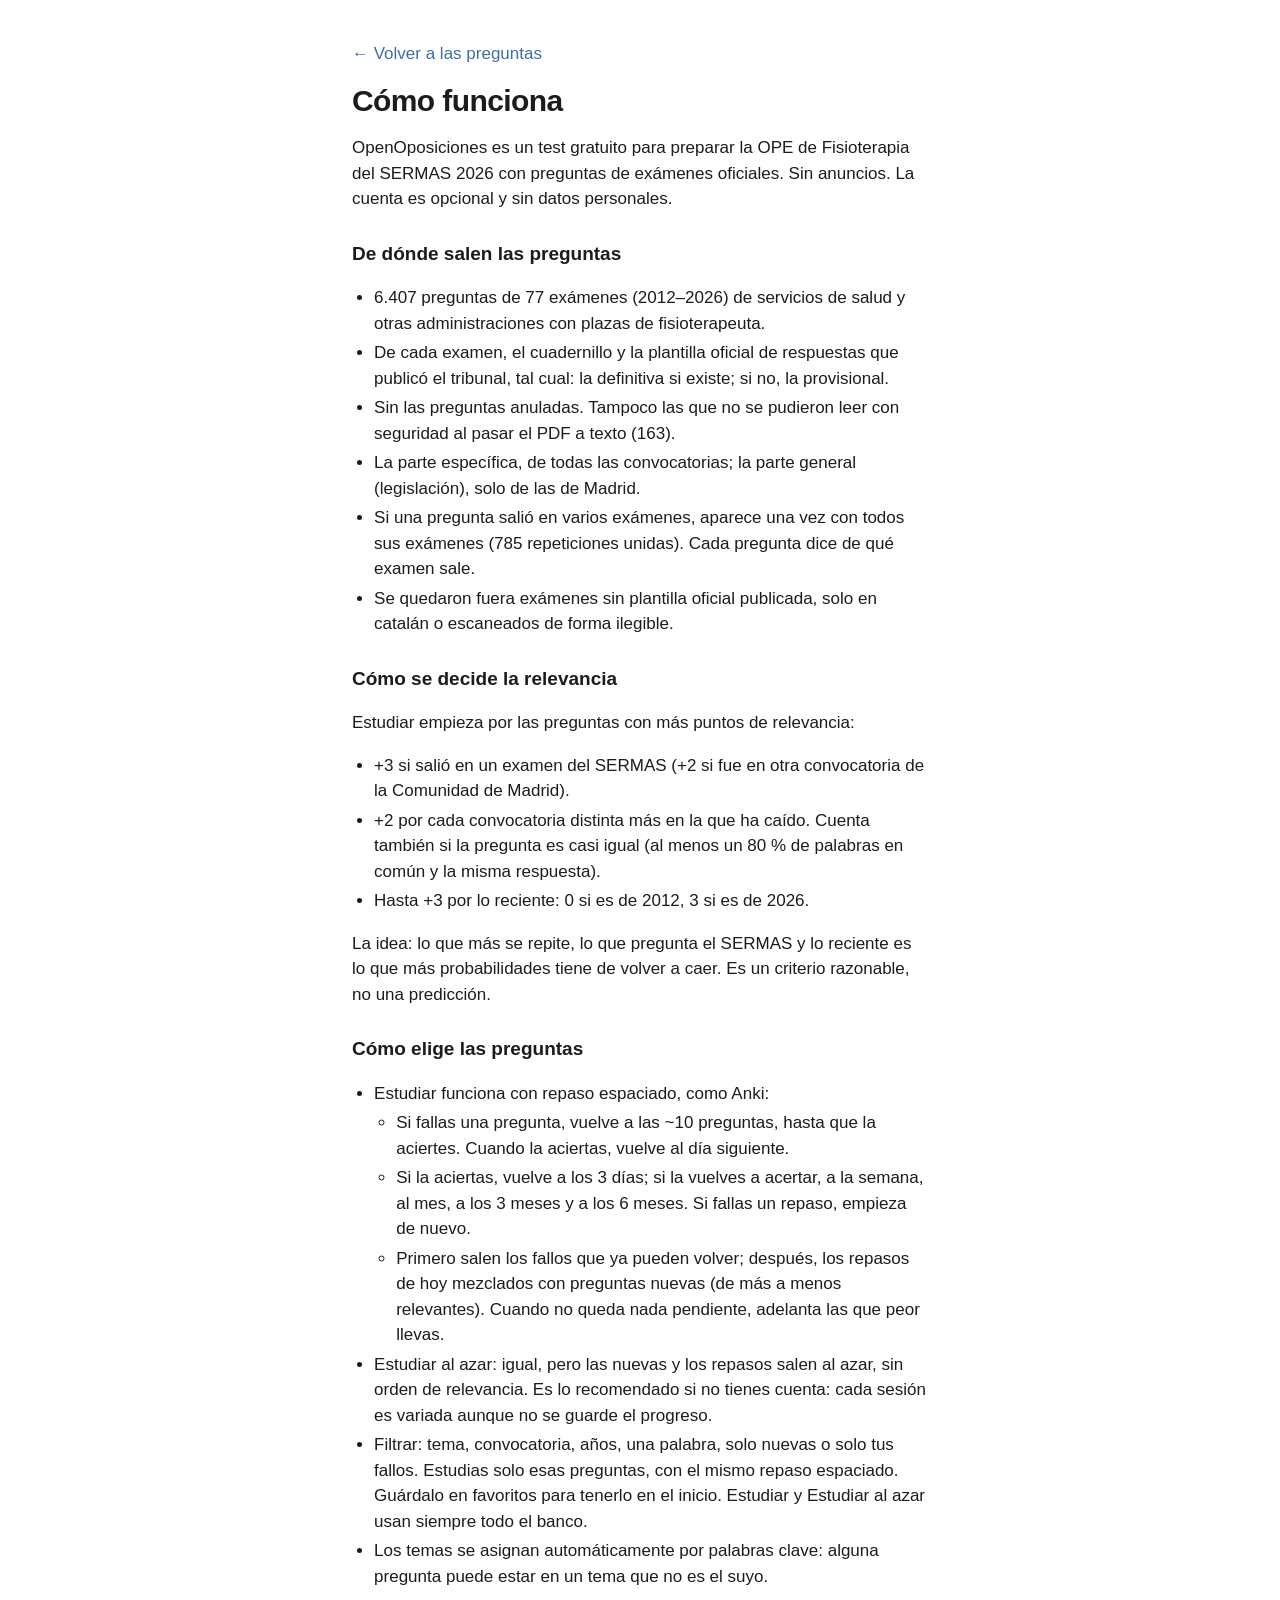
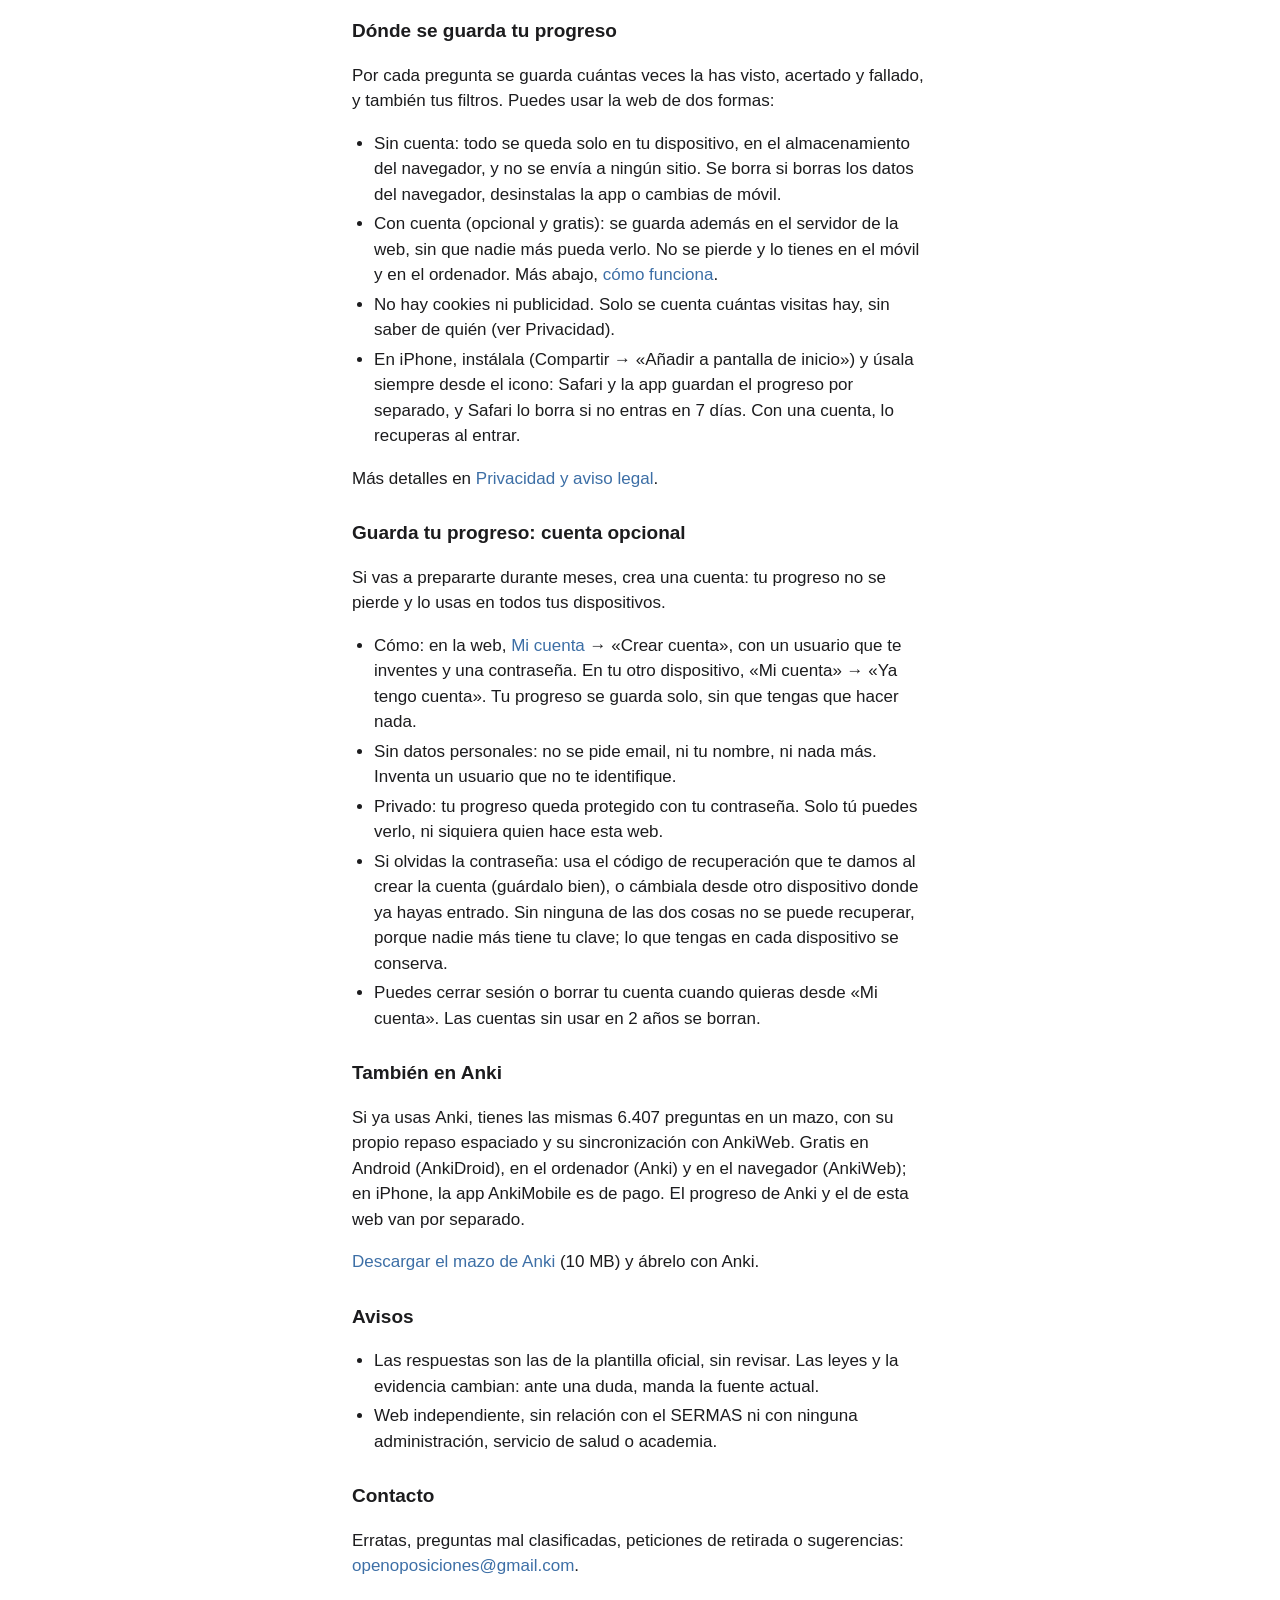
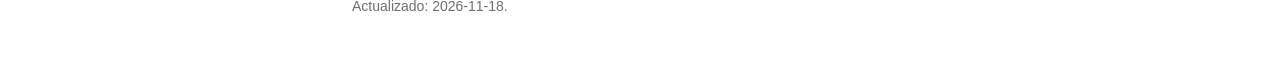
<file: como-funciona.html>
<!doctype html>
<html lang="es">
<head>
<meta charset="utf-8">
<meta name="viewport" content="width=device-width, initial-scale=1, viewport-fit=cover">
<meta name="color-scheme" content="light dark">
<meta http-equiv="Content-Security-Policy" content="default-src 'self'; script-src 'self' 'unsafe-inline'; style-src 'self' 'unsafe-inline'; img-src 'self' data: https://openoposiciones.goatcounter.com/count; font-src 'self'; connect-src 'self' https://openoposiciones-sinc.openoposiciones-sinc.workers.dev; manifest-src 'self'; worker-src 'self'; base-uri 'self'; form-action 'none'">
<meta name="referrer" content="no-referrer">

<title>Cómo funciona · OpenOposiciones</title>
<script>try { const t = localStorage.getItem("banco-fisio-ope-v1-tema"); if (t === "dark" || t === "light") document.documentElement.dataset.theme = t; } catch (e) {}</script>
<style>
:root { --papel: #ffffff; --tinta: #1c1c1e; --tinta-2: #6e6e73; --acento: #3d6fa6; color-scheme: light; }
@media (prefers-color-scheme: dark) { :root:not([data-theme="light"]) { --papel: #000000; --tinta: #f5f5f7; --tinta-2: #98989f; --acento: #8fb3dc; color-scheme: dark; } }
:root[data-theme="dark"] { --papel: #000000; --tinta: #f5f5f7; --tinta-2: #98989f; --acento: #8fb3dc; color-scheme: dark; }
body { margin: 0; background: var(--papel); color: var(--tinta); -webkit-font-smoothing: antialiased;
  font: 17px/1.5 -apple-system, BlinkMacSystemFont, "Segoe UI", Roboto, "Helvetica Neue", Arial, sans-serif;
  padding: max(24px, env(safe-area-inset-top, 0px)) max(20px, env(safe-area-inset-right, 0px)) 48px max(20px, env(safe-area-inset-left, 0px)); }
main { max-width: 36rem; margin: 0 auto; }
h1 { font-size: 30px; font-weight: 600; line-height: 1.15; letter-spacing: -.02em; margin: 8px 0 16px; }
h2 { font-size: 19px; font-weight: 600; margin: 28px 0 6px; }
b, strong { font-weight: 500; }
a { color: var(--acento); text-decoration: none; }
.nota { color: var(--tinta-2); font-size: 14px; }
ul, ol { padding-left: 1.3em; } li { margin: 4px 0; }
</style>
</head>
<body>
<main>
<p><a href="./">← Volver a las preguntas</a></p>
<h1>Cómo funciona</h1>

<p>OpenOposiciones es un test gratuito para preparar la <b>OPE de Fisioterapia del SERMAS 2026</b> con preguntas de exámenes oficiales. Sin anuncios. La cuenta es opcional y sin datos personales.</p>

<h2>De dónde salen las preguntas</h2>
<ul>
<li><b>6.407 preguntas</b> de <b>77 exámenes</b> (2012–2026) de servicios de salud y otras administraciones con plazas de fisioterapeuta.</li>
<li>De cada examen, el cuadernillo y la <b>plantilla oficial de respuestas</b> que publicó el tribunal, tal cual: la definitiva si existe; si no, la provisional.</li>
<li><b>Sin las preguntas anuladas.</b> Tampoco las que no se pudieron leer con seguridad al pasar el PDF a texto (163).</li>
<li>La parte específica, de todas las convocatorias; la parte general (legislación), solo de las de Madrid.</li>
<li>Si una pregunta salió en varios exámenes, aparece una vez con todos sus exámenes (785 repeticiones unidas). Cada pregunta dice de qué examen sale.</li>
<li>Se quedaron fuera exámenes sin plantilla oficial publicada, solo en catalán o escaneados de forma ilegible.</li>
</ul>

<h2>Cómo se decide la relevancia</h2>
<p><b>Estudiar</b> empieza por las preguntas con más puntos de relevancia:</p>
<ul>
<li><b>+3</b> si salió en un examen del SERMAS (<b>+2</b> si fue en otra convocatoria de la Comunidad de Madrid).</li>
<li><b>+2</b> por cada convocatoria distinta más en la que ha caído. Cuenta también si la pregunta es casi igual (al menos un 80 % de palabras en común y la misma respuesta).</li>
<li><b>Hasta +3</b> por lo reciente: 0 si es de 2012, 3 si es de 2026.</li>
</ul>
<p>La idea: lo que más se repite, lo que pregunta el SERMAS y lo reciente es lo que más probabilidades tiene de volver a caer. Es un criterio razonable, no una predicción.</p>

<h2>Cómo elige las preguntas</h2>
<ul>
<li><b>Estudiar</b> funciona con <b>repaso espaciado</b>, como Anki:
  <ul>
  <li>Si <b>fallas</b> una pregunta, vuelve a las ~10 preguntas, hasta que la aciertes. Cuando la aciertas, vuelve al día siguiente.</li>
  <li>Si la <b>aciertas</b>, vuelve a los 3 días; si la vuelves a acertar, a la semana, al mes, a los 3 meses y a los 6 meses. Si fallas un repaso, empieza de nuevo.</li>
  <li>Primero salen los fallos que ya pueden volver; después, los repasos de hoy mezclados con preguntas nuevas (de más a menos relevantes). Cuando no queda nada pendiente, adelanta las que peor llevas.</li>
  </ul></li>
<li><b>Estudiar al azar</b>: igual, pero las nuevas y los repasos salen al azar, sin orden de relevancia. Es lo recomendado si no tienes cuenta: cada sesión es variada aunque no se guarde el progreso.</li>
<li><b>Filtrar</b>: tema, convocatoria, años, una palabra, solo nuevas o solo tus fallos. Estudias solo esas preguntas, con el mismo repaso espaciado. Guárdalo en <b>favoritos</b> para tenerlo en el inicio. Estudiar y Estudiar al azar usan siempre todo el banco.</li>
<li>Los temas se asignan automáticamente por palabras clave: alguna pregunta puede estar en un tema que no es el suyo.</li>
</ul>

<h2>Dónde se guarda tu progreso</h2>
<p>Por cada pregunta se guarda cuántas veces la has visto, acertado y fallado, y también tus filtros. Puedes usar la web de dos formas:</p>
<ul>
<li><b>Sin cuenta</b>: todo se queda <b>solo en tu dispositivo</b>, en el almacenamiento del navegador, y no se envía a ningún sitio. <b>Se borra si borras los datos del navegador, desinstalas la app o cambias de móvil.</b></li>
<li><b>Con cuenta</b> (opcional y gratis): se guarda además en el servidor de la web, sin que nadie más pueda verlo. No se pierde y lo tienes en el móvil y en el ordenador. Más abajo, <a href="#cuenta">cómo funciona</a>.</li>
<li>No hay cookies ni publicidad. Solo se cuenta cuántas visitas hay, sin saber de quién (ver Privacidad).</li>
<li>En iPhone, instálala (Compartir → «Añadir a pantalla de inicio») y úsala siempre desde el icono: Safari y la app guardan el progreso por separado, y Safari lo borra si no entras en 7 días. Con una cuenta, lo recuperas al entrar.</li>
</ul>
<p>Más detalles en <a href="privacidad.html">Privacidad y aviso legal</a>.</p>

<h2 id="cuenta">Guarda tu progreso: cuenta opcional</h2>
<p>Si vas a prepararte durante meses, crea una cuenta: tu progreso <b>no se pierde</b> y lo usas <b>en todos tus dispositivos</b>.</p>
<ul>
<li><b>Cómo</b>: en la web, <a href="./#cuenta">Mi cuenta</a> → «Crear cuenta», con un usuario que te inventes y una contraseña. En tu otro dispositivo, «Mi cuenta» → «Ya tengo cuenta». Tu progreso se guarda solo, sin que tengas que hacer nada.</li>
<li><b>Sin datos personales</b>: no se pide email, ni tu nombre, ni nada más. Inventa un usuario que no te identifique.</li>
<li><b>Privado</b>: tu progreso queda protegido con tu contraseña. Solo tú puedes verlo, ni siquiera quien hace esta web.</li>
<li><b>Si olvidas la contraseña</b>: usa el <b>código de recuperación</b> que te damos al crear la cuenta (guárdalo bien), o cámbiala desde otro dispositivo donde ya hayas entrado. Sin ninguna de las dos cosas no se puede recuperar, porque nadie más tiene tu clave; lo que tengas en cada dispositivo se conserva.</li>
<li>Puedes cerrar sesión o borrar tu cuenta cuando quieras desde «Mi cuenta». Las cuentas sin usar en 2 años se borran.</li>
</ul>

<h2 id="anki">También en Anki</h2>
<p>Si ya usas <b>Anki</b>, tienes las mismas 6.407 preguntas en un mazo, con su propio repaso espaciado y su sincronización con AnkiWeb. Gratis en Android (AnkiDroid), en el ordenador (Anki) y en el navegador (AnkiWeb); en iPhone, la app AnkiMobile es de pago. El progreso de Anki y el de esta web van por separado.</p>
<p><a href="fisioterapia-ope-preguntas.apkg"><b>Descargar el mazo de Anki</b></a> (10 MB) y ábrelo con Anki.</p>

<h2>Avisos</h2>
<ul>
<li>Las respuestas son las de la plantilla oficial, sin revisar. Las leyes y la evidencia cambian: ante una duda, manda la fuente actual.</li>
<li>Web independiente, sin relación con el SERMAS ni con ninguna administración, servicio de salud o academia.</li>
</ul>

<h2 id="contacto">Contacto</h2>
<p>Erratas, preguntas mal clasificadas, peticiones de retirada o sugerencias: <span id="correo" data-u="senoicisoponepo" data-d="moc.liamg">openoposiciones (arroba) gmail (punto) com</span><script>(() => { const e = document.getElementById("correo"); const r = s => s.split("").reverse().join(""); const c = r(e.dataset.u) + "@" + r(e.dataset.d); const a = document.createElement("a"); a.href = "mailto:" + c; a.textContent = c; e.replaceWith(a); })();</script>.</p>

<p class="nota">Actualizado: 2026-11-18.</p>
</main>
</body>
</html>
</file>
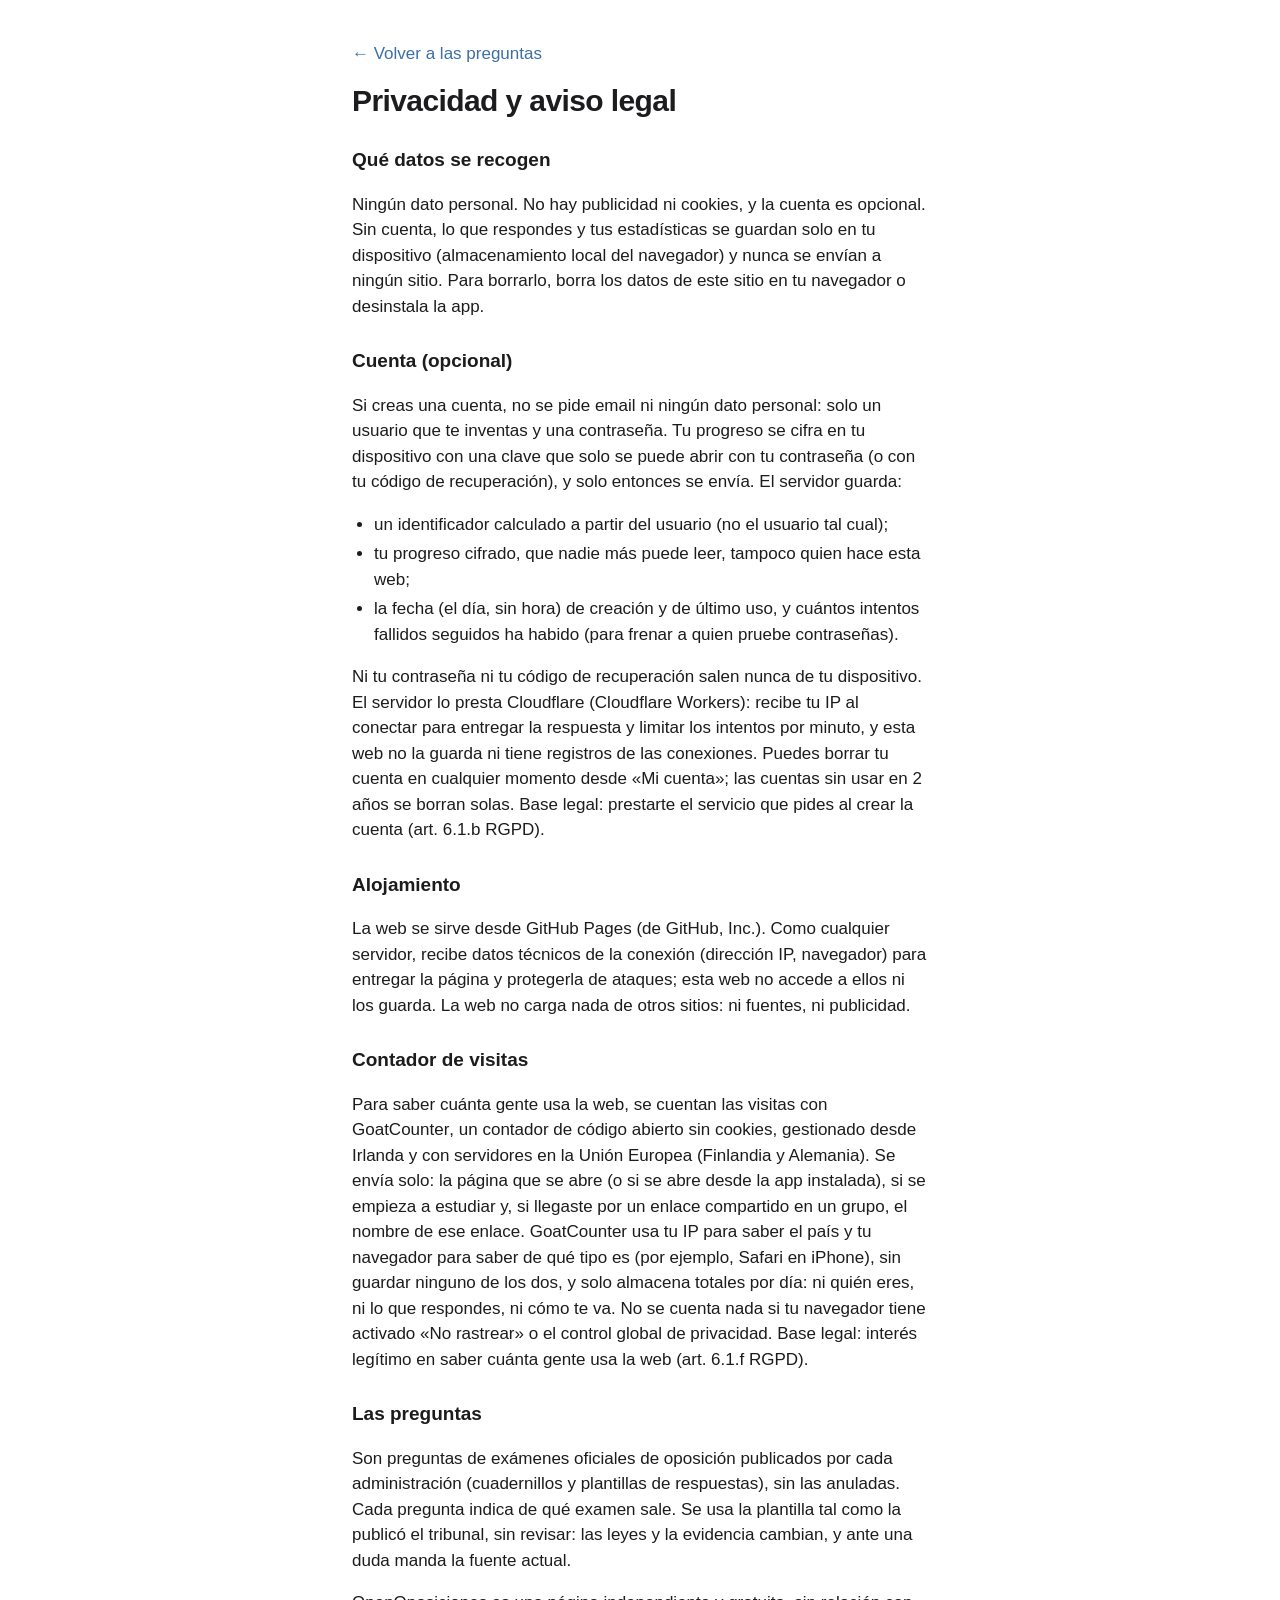
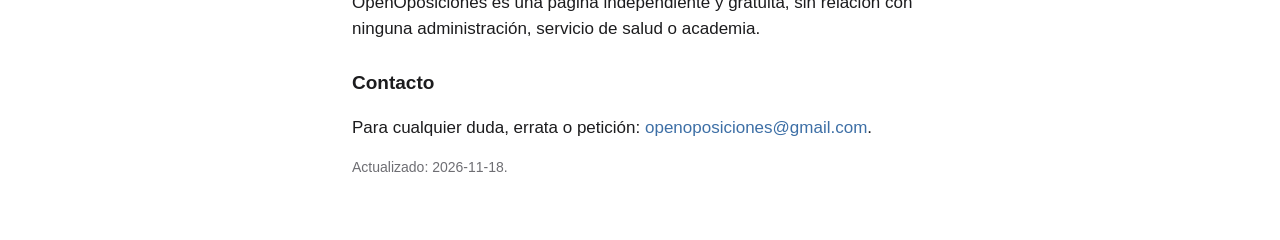
<file: privacidad.html>
<!doctype html>
<html lang="es">
<head>
<meta charset="utf-8">
<meta name="viewport" content="width=device-width, initial-scale=1, viewport-fit=cover">
<meta name="color-scheme" content="light dark">
<meta http-equiv="Content-Security-Policy" content="default-src 'self'; script-src 'self' 'unsafe-inline'; style-src 'self' 'unsafe-inline'; img-src 'self' data: https://openoposiciones.goatcounter.com/count; font-src 'self'; connect-src 'self' https://openoposiciones-sinc.openoposiciones-sinc.workers.dev; manifest-src 'self'; worker-src 'self'; base-uri 'self'; form-action 'none'">
<meta name="referrer" content="no-referrer">

<title>Privacidad y aviso legal · OpenOposiciones</title>
<script>try { const t = localStorage.getItem("banco-fisio-ope-v1-tema"); if (t === "dark" || t === "light") document.documentElement.dataset.theme = t; } catch (e) {}</script>
<style>
:root { --papel: #ffffff; --tinta: #1c1c1e; --tinta-2: #6e6e73; --acento: #3d6fa6; color-scheme: light; }
@media (prefers-color-scheme: dark) { :root:not([data-theme="light"]) { --papel: #000000; --tinta: #f5f5f7; --tinta-2: #98989f; --acento: #8fb3dc; color-scheme: dark; } }
:root[data-theme="dark"] { --papel: #000000; --tinta: #f5f5f7; --tinta-2: #98989f; --acento: #8fb3dc; color-scheme: dark; }
body { margin: 0; background: var(--papel); color: var(--tinta); -webkit-font-smoothing: antialiased;
  font: 17px/1.5 -apple-system, BlinkMacSystemFont, "Segoe UI", Roboto, "Helvetica Neue", Arial, sans-serif;
  padding: max(24px, env(safe-area-inset-top, 0px)) max(20px, env(safe-area-inset-right, 0px)) 48px max(20px, env(safe-area-inset-left, 0px)); }
main { max-width: 36rem; margin: 0 auto; }
h1 { font-size: 30px; font-weight: 600; line-height: 1.15; letter-spacing: -.02em; margin: 8px 0 16px; }
h2 { font-size: 19px; font-weight: 600; margin: 28px 0 6px; }
b, strong { font-weight: 500; }
a { color: var(--acento); text-decoration: none; }
.nota { color: var(--tinta-2); font-size: 14px; }
ul, ol { padding-left: 1.3em; } li { margin: 4px 0; }
</style>
</head>
<body>
<main>
<p><a href="./">← Volver a las preguntas</a></p>
<h1>Privacidad y aviso legal</h1>

<h2>Qué datos se recogen</h2>
<p><b>Ningún dato personal.</b> No hay publicidad ni cookies, y la cuenta es opcional. <b>Sin cuenta</b>, lo que respondes y tus estadísticas se guardan solo en tu dispositivo (almacenamiento local del navegador) y nunca se envían a ningún sitio. Para borrarlo, borra los datos de este sitio en tu navegador o desinstala la app.</p>

<h2>Cuenta (opcional)</h2>
<p>Si creas una cuenta, no se pide email ni ningún dato personal: solo un usuario que te inventas y una contraseña. Tu progreso se <b>cifra en tu dispositivo</b> con una clave que solo se puede abrir con tu contraseña (o con tu código de recuperación), y solo entonces se envía. El servidor guarda:</p>
<ul>
<li>un identificador calculado a partir del usuario (no el usuario tal cual);</li>
<li>tu progreso cifrado, que nadie más puede leer, tampoco quien hace esta web;</li>
<li>la fecha (el día, sin hora) de creación y de último uso, y cuántos intentos fallidos seguidos ha habido (para frenar a quien pruebe contraseñas).</li>
</ul>
<p>Ni tu contraseña ni tu código de recuperación salen nunca de tu dispositivo. El servidor lo presta <b>Cloudflare</b> (Cloudflare Workers): recibe tu IP al conectar para entregar la respuesta y limitar los intentos por minuto, y esta web no la guarda ni tiene registros de las conexiones. Puedes borrar tu cuenta en cualquier momento desde «Mi cuenta»; las cuentas sin usar en 2 años se borran solas. Base legal: prestarte el servicio que pides al crear la cuenta (art. 6.1.b RGPD).</p>

<h2>Alojamiento</h2>
<p>La web se sirve desde GitHub Pages (de GitHub, Inc.). Como cualquier servidor, recibe datos técnicos de la conexión (dirección IP, navegador) para entregar la página y protegerla de ataques; esta web no accede a ellos ni los guarda. La web no carga nada de otros sitios: ni fuentes, ni publicidad.</p>

<h2>Contador de visitas</h2>
<p>Para saber cuánta gente usa la web, se cuentan las visitas con <b>GoatCounter</b>, un contador de código abierto sin cookies, gestionado desde Irlanda y con servidores en la Unión Europea (Finlandia y Alemania). Se envía solo: la página que se abre (o si se abre desde la app instalada), si se empieza a estudiar y, si llegaste por un enlace compartido en un grupo, el nombre de ese enlace. GoatCounter usa tu IP para saber el país y tu navegador para saber de qué tipo es (por ejemplo, Safari en iPhone), sin guardar ninguno de los dos, y solo almacena totales por día: ni quién eres, ni lo que respondes, ni cómo te va. No se cuenta nada si tu navegador tiene activado «No rastrear» o el control global de privacidad. Base legal: interés legítimo en saber cuánta gente usa la web (art. 6.1.f RGPD).</p>


<h2>Las preguntas</h2>
<p>Son preguntas de exámenes oficiales de oposición publicados por cada administración (cuadernillos y plantillas de respuestas), sin las anuladas. Cada pregunta indica de qué examen sale. Se usa la plantilla tal como la publicó el tribunal, sin revisar: las leyes y la evidencia cambian, y ante una duda manda la fuente actual.</p>
<p>OpenOposiciones es una página independiente y gratuita, sin relación con ninguna administración, servicio de salud o academia.</p>

<h2>Contacto</h2>
<p>Para cualquier duda, errata o petición: <span id="correo" data-u="senoicisoponepo" data-d="moc.liamg">openoposiciones (arroba) gmail (punto) com</span><script>(() => { const e = document.getElementById("correo"); const r = s => s.split("").reverse().join(""); const c = r(e.dataset.u) + "@" + r(e.dataset.d); const a = document.createElement("a"); a.href = "mailto:" + c; a.textContent = c; e.replaceWith(a); })();</script>.</p>

<p class="nota">Actualizado: 2026-11-18.</p>
</main>
</body>
</html>
</file>
